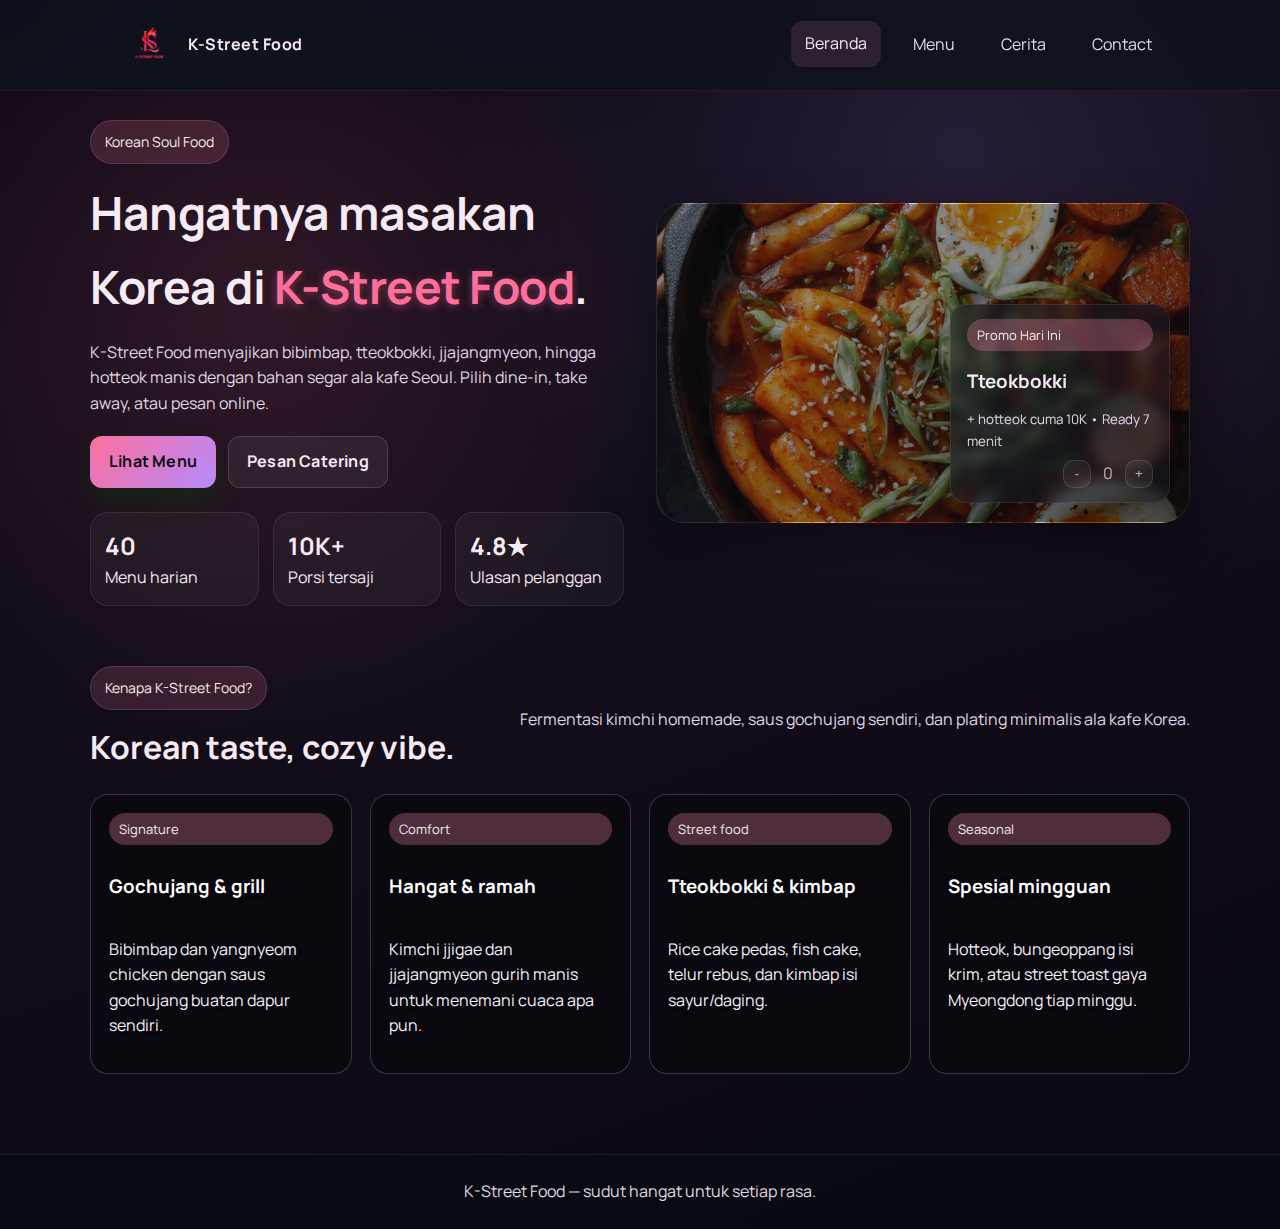
<file: index.html>
<!DOCTYPE html>
<html lang="id">
  <head>
    <meta charset="UTF-8" />
    <meta name="viewport" content="width=device-width, initial-scale=1.0" />
    <title>K-Street Food | Beranda</title>
    <link rel="stylesheet" href="styles.css" />
  </head>
  <body>
    <header class="nav">
      <div class="nav-inner container">
        <a class="logo" href="index.html">
          <span class="logo-mark">KS</span>
          <span class="logo-text">K-Street Food</span>
        </a>
        <nav class="nav-links">
          <a class="active" href="index.html">Beranda</a>
          <a href="menu.html">Menu</a>
          <a href="cerita.html">Cerita</a>
          <a href="contact.html">Contact</a>
        </nav>
        <button class="burger" aria-label="Buka navigasi">
          <span></span>
        </button>
      </div>
    </header>

    <main>
      <div class="container">
        <section class="hero">
          <div>
            <div class="pill">Korean Soul Food</div>
            <h1>Hangatnya masakan Korea di <span class="brand-accent">K-Street Food</span>.</h1>
            <p>
              K-Street Food menyajikan bibimbap, tteokbokki, jjajangmyeon, hingga hotteok manis dengan bahan
              segar ala kafe Seoul. Pilih dine-in, take away, atau pesan online.
            </p>
            <div class="hero-cta">
              <a class="btn primary" href="menu.html">Lihat Menu</a>
              <a class="btn ghost" href="contact.html">Pesan Catering</a>
            </div>
            <div class="stats reveal" style="margin-top: 24px">
              <div class="stat">
                <strong>40</strong>
                Menu harian
              </div>
              <div class="stat">
                <strong>10K+</strong>
                Porsi tersaji
              </div>
              <div class="stat">
                <strong>4.8★</strong>
                Ulasan pelanggan
              </div>
            </div>
          </div>
          <div class="visual reveal has-img" style="--hero-img: url('assets/Tteokbokki.jpg');">
            <div class="orb"></div>
            <div class="grid-lines"></div>
            <div class="floating-card">
              <div class="tag">Promo Hari Ini</div>
              <h3>Tteokbokki</h3>
              <small>+ hotteok cuma 10K • Ready 7 menit</small>
              <div class="qty-row" style="margin-left:auto; opacity:0.7;">
                <button class="qty-btn cart-dec" data-name="Tteokbokki" type="button">-</button>
                <span class="qty-value" data-name="Tteokbokki">0</span>
                <button class="qty-btn cart-inc" data-name="Tteokbokki" type="button">+</button>
              </div>
            </div>
          </div>
        </section>

        <div class="section-header reveal">
          <div>
            <div class="pill">Kenapa K-Street Food?</div>
            <h2>Korean taste, cozy vibe.</h2>
          </div>
          <p>Fermentasi kimchi homemade, saus gochujang sendiri, dan plating minimalis ala kafe Korea.</p>
        </div>
        <div class="card-grid">
          <article class="card reveal feature-card" data-menu='["Bibimbap","Yangnyeom Chicken"]'>
            <div class="card-content">
              <span class="tag">Signature</span>
              <h3>Gochujang & grill</h3>
              <p class="muted">
                Bibimbap dan yangnyeom chicken dengan saus gochujang buatan dapur sendiri.
              </p>
            </div>
          </article>
          <article class="card reveal feature-card" data-menu='["Kimchi Jjigae","Jjajangmyeon"]'>
            <div class="card-content">
              <span class="tag">Comfort</span>
              <h3>Hangat & ramah</h3>
              <p class="muted">
                Kimchi jjigae dan jjajangmyeon gurih manis untuk menemani cuaca apa pun.
              </p>
            </div>
          </article>
          <article class="card reveal feature-card" data-menu='["Tteokbokki","Kimbap"]'>
            <div class="card-content">
              <span class="tag">Street food</span>
              <h3>Tteokbokki & kimbap</h3>
              <p class="muted">Rice cake pedas, fish cake, telur rebus, dan kimbap isi sayur/daging.</p>
            </div>
          </article>
          <article class="card reveal feature-card" data-menu='["Hotteok","Mandu"]'>
            <div class="card-content">
              <span class="tag">Seasonal</span>
              <h3>Spesial mingguan</h3>
              <p class="muted">
                Hotteok, bungeoppang isi krim, atau street toast gaya Myeongdong tiap minggu.
              </p>
            </div>
          </article>
        </div>
      </div>
    </main>

    <div class="feature-modal">
      <div class="feature-dialog">
        <header>
          <h3>Pilih menu</h3>
          <button class="close" type="button" data-close-feature>tutup</button>
        </header>
        <div class="feature-list popup-grid"></div>
      </div>
    </div>

    <div class="cart-modal">
      <div class="cart-dialog">
        <header>
          <h3>Keranjang</h3>
          <button class="close" type="button" data-close-cart>tutup</button>
        </header>
        <div class="cart-items"></div>
        <div style="margin-top:12px; display:flex; justify-content:space-between; gap:8px;">
          <button class="btn ghost" type="button" data-clear-cart>Hapus Semua</button>
          <a class="btn primary" href="contact.html">Lanjutkan</a>
        </div>
      </div>
    </div>

    <footer class="footer">K-Street Food — sudut hangat untuk setiap rasa.</footer>

    <script src="script.js"></script>
  </body>
</html>
</file>
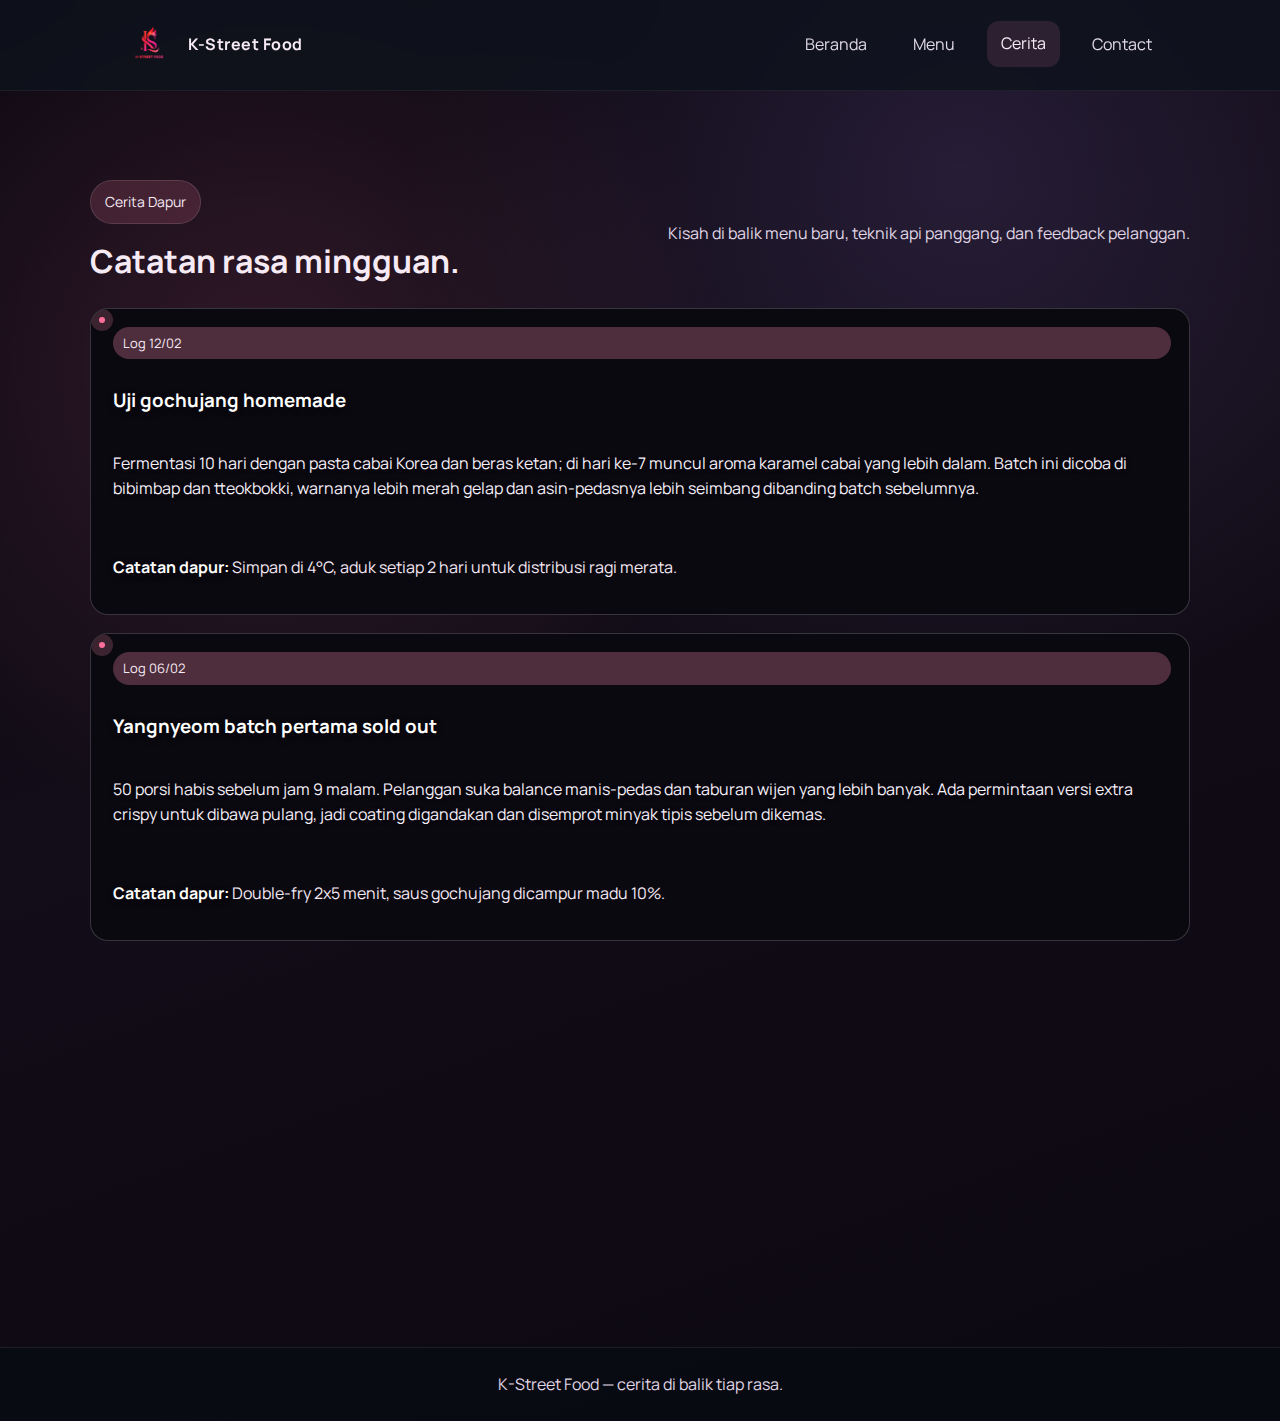
<file: cerita.html>
<!DOCTYPE html>
<html lang="id">
  <head>
    <meta charset="UTF-8" />
    <meta name="viewport" content="width=device-width, initial-scale=1.0" />
    <title>K-Street Food | Cerita</title>
    <link rel="stylesheet" href="styles.css" />
  </head>
  <body>
    <header class="nav">
      <div class="nav-inner container">
        <a class="logo" href="index.html">
          <span class="logo-mark">KS</span>
          <span class="logo-text">K-Street Food</span>
        </a>
        <nav class="nav-links">
          <a href="index.html">Beranda</a>
          <a href="menu.html">Menu</a>
          <a class="active" href="cerita.html">Cerita</a>
          <a href="contact.html">Contact</a>
        </nav>
        <button class="burger" aria-label="Buka navigasi">
          <span></span>
        </button>
      </div>
    </header>

    <main>
      <div class="container">
        <header class="section-header reveal">
          <div>
            <div class="pill">Cerita Dapur</div>
            <h2>Catatan rasa mingguan.</h2>
          </div>
          <p>Kisah di balik menu baru, teknik api panggang, dan feedback pelanggan.</p>
        </header>

        <div class="timeline">
          <article class="card reveal timeline-item">
            <div class="card-content">
              <span class="tag">Log 12/02</span>
              <h3>Uji gochujang homemade</h3>
              <p class="muted">
                Fermentasi 10 hari dengan pasta cabai Korea dan beras ketan; di hari ke-7 muncul aroma karamel cabai yang
                lebih dalam. Batch ini dicoba di bibimbap dan tteokbokki, warnanya lebih merah gelap dan asin-pedasnya
                lebih seimbang dibanding batch sebelumnya.
              </p>
              <p><strong>Catatan dapur:</strong> Simpan di 4°C, aduk setiap 2 hari untuk distribusi ragi merata.</p>
            </div>
          </article>
          <article class="card reveal timeline-item">
            <div class="card-content">
              <span class="tag">Log 06/02</span>
              <h3>Yangnyeom batch pertama sold out</h3>
              <p class="muted">
                50 porsi habis sebelum jam 9 malam. Pelanggan suka balance manis-pedas dan taburan wijen yang lebih
                banyak. Ada permintaan versi extra crispy untuk dibawa pulang, jadi coating digandakan dan disemprot
                minyak tipis sebelum dikemas.
              </p>
              <p><strong>Catatan dapur:</strong> Double-fry 2x5 menit, saus gochujang dicampur madu 10%.</p>
            </div>
          </article>
          <article class="card reveal timeline-item">
            <div class="card-content">
              <span class="tag">Log 02/02</span>
              <h3>Kimchi jjigae & tteokbokki update</h3>
              <p class="muted">
                Kimchi jjigae dibuat dengan kaldu tulang 6 jam untuk rasa lebih dalam; tteokbokki ditambah fish cake baru
                yang lebih tebal sehingga teksturnya lebih kenyal. Level pedas diturunkan sedikit untuk pesanan kantor,
                dan ditambahkan topping daun bawang ekstra di akhir agar tetap segar.
              </p>
              <p><strong>Catatan dapur:</strong> Jaga simmer di 92-95°C, tambah gula aren sedikit untuk balance pedasnya.</p>
            </div>
          </article>
        </div>
      </div>
    </main>

    <footer class="footer">K-Street Food — cerita di balik tiap rasa.</footer>
    <script src="script.js"></script>
  </body>
</html>
</file>
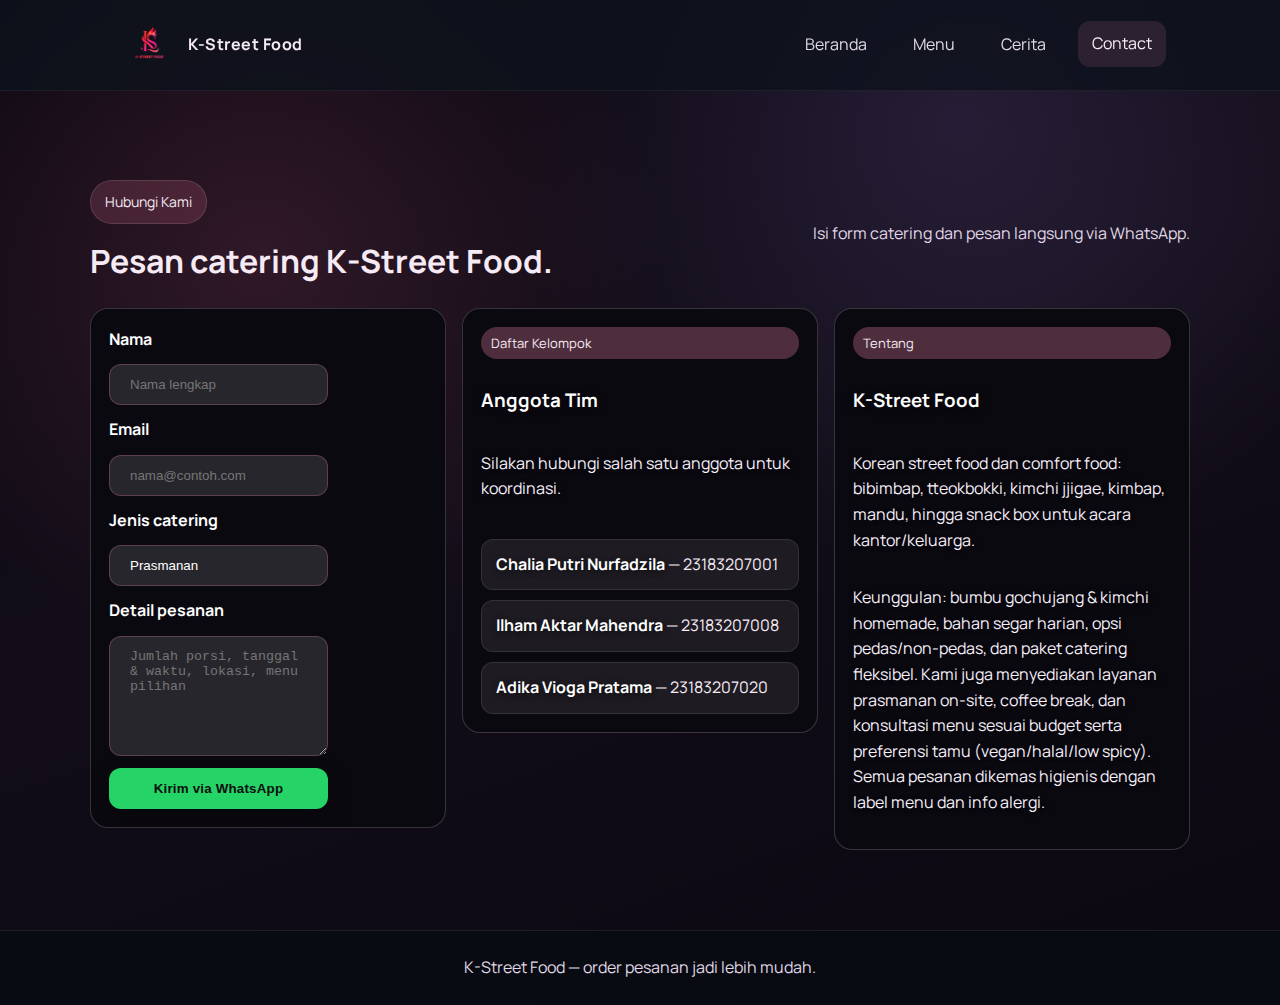
<file: contact.html>
<!DOCTYPE html>
<html lang="id">
  <head>
    <meta charset="UTF-8" />
    <meta name="viewport" content="width=device-width, initial-scale=1.0" />
    <title>K-Street Food | Contact</title>
    <link rel="stylesheet" href="styles.css" />
  </head>
  <body>
    <header class="nav">
      <div class="nav-inner container">
        <a class="logo" href="index.html">
          <span class="logo-mark">KS</span>
          <span class="logo-text">K-Street Food</span>
        </a>
        <nav class="nav-links">
          <a href="index.html">Beranda</a>
          <a href="menu.html">Menu</a>
          <a href="cerita.html">Cerita</a>
          <a class="active" href="contact.html">Contact</a>
        </nav>
        <button class="burger" aria-label="Buka navigasi">
          <span></span>
        </button>
      </div>
    </header>

    <main>
      <div class="container">
        <header class="section-header reveal">
          <div>
            <div class="pill">Hubungi Kami</div>
            <h2>Pesan catering K-Street Food.</h2>
          </div>
          <p>Isi form catering dan pesan langsung via WhatsApp.</p>
        </header>

        <div class="contact-grid">
          <div class="card reveal" style="width:100%;">
            <div class="card-content">
              <form id="contact-form">
                <label for="name">Nama</label>
                <input id="name" name="name" type="text" placeholder="Nama lengkap" required />

                <label for="email">Email</label>
                <input id="email" name="email" type="email" placeholder="nama@contoh.com" required />

                <label for="interest">Jenis catering</label>
                <select id="interest" name="interest">
                  <option value="Prasmanan">Prasmanan</option>
                  <option value="Lunch box">Lunch box</option>
                  <option value="Snack box">Snack box</option>
                  <option value="Coffee break">Coffee break</option>
                </select>

                <label for="message">Detail pesanan</label>
                <textarea id="message" name="message" placeholder="Jumlah porsi, tanggal & waktu, lokasi, menu pilihan"></textarea>

                <button class="btn primary" type="submit">Kirim via WhatsApp</button>
              </form>
            </div>
          </div>
          <div class="card reveal" id="cart-section">
            <div class="card-content">
              <span class="tag">Daftar Kelompok</span>
              <h3>Anggota Tim</h3>
              <p class="muted">Silakan hubungi salah satu anggota untuk koordinasi.</p>
              <div class="team">
                <div class="team-member"><strong>Chalia Putri Nurfadzila</strong> — 23183207001</div>
                <div class="team-member"><strong>Ilham Aktar Mahendra</strong> — 23183207008</div>
                <div class="team-member"><strong>Adika Vioga Pratama</strong> — 23183207020</div>
              </div>
            </div>
          </div>
          <div class="card reveal">
            <div class="card-content">
              <span class="tag">Tentang</span>
              <h3>K-Street Food</h3>
              <p class="muted">
                Korean street food dan comfort food: bibimbap, tteokbokki, kimchi jjigae, kimbap, mandu, hingga snack box
                untuk acara kantor/keluarga.
              </p>
              <p class="muted">
                Keunggulan: bumbu gochujang & kimchi homemade, bahan segar harian, opsi pedas/non-pedas, dan paket
                catering fleksibel. Kami juga menyediakan layanan prasmanan on-site, coffee break, dan konsultasi menu
                sesuai budget serta preferensi tamu (vegan/halal/low spicy). Semua pesanan dikemas higienis dengan
                label menu dan info alergi.
              </p>
            </div>
          </div>
        </div>
      </div>
    </main>

    <footer class="footer">K-Street Food — order pesanan jadi lebih mudah.</footer>
    <script src="script.js"></script>
  </body>
</html>
</file>
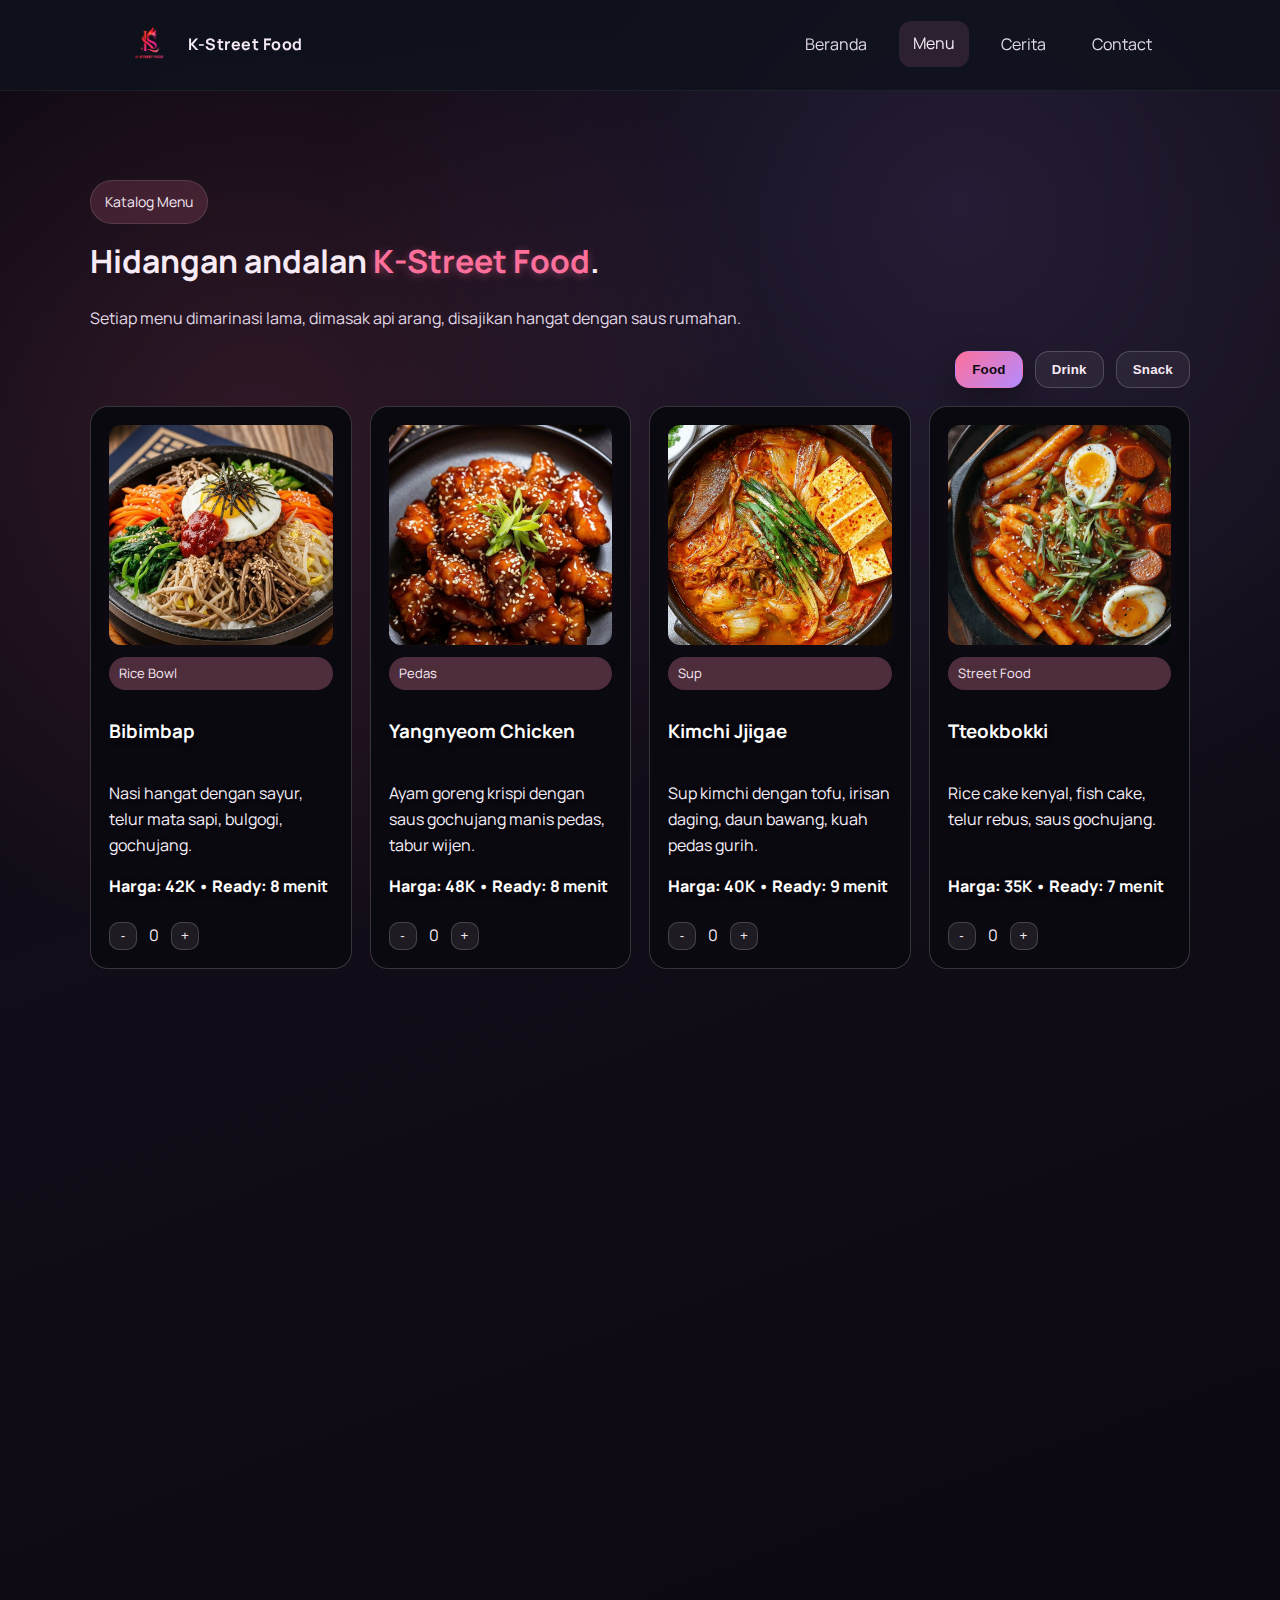
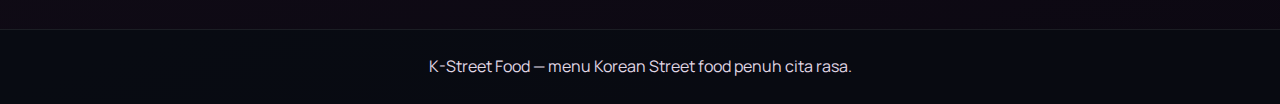
<file: menu.html>
<!DOCTYPE html>
<html lang="id">
  <head>
    <meta charset="UTF-8" />
    <meta name="viewport" content="width=device-width, initial-scale=1.0" />
    <title>K-Street Food | Menu</title>
    <link rel="stylesheet" href="styles.css" />
  </head>
  <body>
    <header class="nav">
      <div class="nav-inner container">
        <a class="logo" href="index.html">
          <span class="logo-mark">KS</span>
          <span class="logo-text">K-Street Food</span>
        </a>
        <nav class="nav-links">
          <a href="index.html">Beranda</a>
          <a class="active" href="menu.html">Menu</a>
          <a href="cerita.html">Cerita</a>
          <a href="contact.html">Contact</a>
        </nav>
        <button class="burger" aria-label="Buka navigasi">
          <span></span>
        </button>
      </div>
    </header>

    <main>
      <div class="container">
        <header class="section-header reveal">
          <div>
            <div class="pill">Katalog Menu</div>
            <h2>Hidangan andalan <span class="brand-accent">K-Street Food</span>.</h2>
          </div>
          <p>Setiap menu dimarinasi lama, dimasak api arang, disajikan hangat dengan saus rumahan.</p>
        </header>

        <div class="menu-tabs reveal">
          <button class="tab-btn active" data-menu-tab="food" type="button">Food</button>
          <button class="tab-btn" data-menu-tab="drink" type="button">Drink</button>
          <button class="tab-btn" data-menu-tab="snack" type="button">Snack</button>
        </div>

        <!-- CODE MENU  -->
        <div class="card-grid">
          <article class="card reveal" data-category="food" style="background: linear-gradient(145deg, rgba(255, 143, 177, 0.16), rgba(255, 255, 255, 0.92));">
            <div class="card-content">
              <button class="add-btn" data-name="Bibimbap" title="Tambah ke keranjang">+</button>
              <img src="assets/food/Bibimbap.jpg" alt="Bibimbap" loading="lazy" />
              <span class="tag">Rice Bowl</span>
              <h3>Bibimbap</h3>
              <p class="muted">Nasi hangat dengan sayur, telur mata sapi, bulgogi, gochujang.</p>
              <p class="price-line"><strong>Harga:</strong> 42K • <strong>Ready:</strong> 8 menit</p>
              <div class="qty-row" style="margin-top:6px;">
                <button class="qty-btn cart-dec" data-name="Bibimbap" type="button">-</button>
                <span class="qty-value" data-name="Bibimbap">0</span>
                <button class="qty-btn cart-inc" data-name="Bibimbap" type="button">+</button>
              </div>
            </div>
          </article>
          <article class="card reveal" data-category="food" style="background: linear-gradient(160deg, rgba(143, 211, 244, 0.18), rgba(255, 255, 255, 0.94));">
            <div class="card-content">
              <button class="add-btn" data-name="Yangnyeom Chicken" title="Tambah ke keranjang">+</button>
              <img src="assets/food/Yangnyeom_Chicken.jpg" alt="Yangnyeom Chicken" loading="lazy" />
              <span class="tag">Pedas</span>
              <h3>Yangnyeom Chicken</h3>
              <p class="muted">Ayam goreng krispi dengan saus gochujang manis pedas, tabur wijen.</p>
              <p class="price-line"><strong>Harga:</strong> 48K • <strong>Ready:</strong> 8 menit</p>
              <div class="qty-row" style="margin-top:6px;">
                <button class="qty-btn cart-dec" data-name="Yangnyeom Chicken" type="button">-</button>
                <span class="qty-value" data-name="Yangnyeom Chicken">0</span>
                <button class="qty-btn cart-inc" data-name="Yangnyeom Chicken" type="button">+</button>
              </div>
            </div>
          </article>
          <article class="card reveal" data-category="food" style="background: linear-gradient(145deg, rgba(255, 255, 255, 0.8), rgba(255, 143, 177, 0.18));">
            <div class="card-content">
              <button class="add-btn" data-name="Kimchi Jjigae" title="Tambah ke keranjang">+</button>
              <img src="assets/food/Kimchi_Jjigae.jpg" alt="Kimchi Jjigae" loading="lazy" />
              <span class="tag">Sup</span>
              <h3>Kimchi Jjigae</h3>
              <p class="muted">Sup kimchi dengan tofu, irisan daging, daun bawang, kuah pedas gurih.</p>
              <p class="price-line"><strong>Harga:</strong> 40K • <strong>Ready:</strong> 9 menit</p>
              <div class="qty-row" style="margin-top:6px;">
                <button class="qty-btn cart-dec" data-name="Kimchi Jjigae" type="button">-</button>
                <span class="qty-value" data-name="Kimchi Jjigae">0</span>
                <button class="qty-btn cart-inc" data-name="Kimchi Jjigae" type="button">+</button>
              </div>
            </div>
          </article>
          <article class="card reveal" data-category="food" style="background: linear-gradient(145deg, rgba(255, 143, 177, 0.12), rgba(255, 255, 255, 0.94));">
            <div class="card-content">
              <button class="add-btn" data-name="Tteokbokki" title="Tambah ke keranjang">+</button>
              <img src="assets/food/Tteokbokki.jpg" alt="Tteokbokki" loading="lazy" />
              <span class="tag">Street Food</span>
              <h3>Tteokbokki</h3>
              <p class="muted">Rice cake kenyal, fish cake, telur rebus, saus gochujang.</p>
              <p class="price-line"><strong>Harga:</strong> 35K • <strong>Ready:</strong> 7 menit</p>
              <div class="qty-row" style="margin-top:6px;">
                <button class="qty-btn cart-dec" data-name="Tteokbokki" type="button">-</button>
                <span class="qty-value" data-name="Tteokbokki">0</span>
                <button class="qty-btn cart-inc" data-name="Tteokbokki" type="button">+</button>
              </div>
            </div>
          </article>
          <article class="card reveal" data-category="food" style="background: linear-gradient(150deg, rgba(143, 211, 244, 0.18), rgba(255, 255, 255, 0.92));">
            <div class="card-content">
              <button class="add-btn" data-name="Jjajangmyeon" title="Tambah ke keranjang">+</button>
              <img src="assets/food/Jjajangmyeon.jpg" alt="Jjajangmyeon" loading="lazy" />
              <span class="tag">Noodle</span>
              <h3>Jjajangmyeon</h3>
              <p class="muted">Mie saus kacang hitam, daging cincang, kentang dan timun serut.</p>
              <p class="price-line"><strong>Harga:</strong> 45K • <strong>Ready:</strong> 8 menit</p>
              <div class="qty-row" style="margin-top:6px;">
                <button class="qty-btn cart-dec" data-name="Jjajangmyeon" type="button">-</button>
                <span class="qty-value" data-name="Jjajangmyeon">0</span>
                <button class="qty-btn cart-inc" data-name="Jjajangmyeon" type="button">+</button>
              </div>
            </div>
          </article>
          <article class="card reveal" data-category="food" style="background: linear-gradient(150deg, rgba(255, 143, 177, 0.15), rgba(255, 255, 255, 0.94));">
            <div class="card-content">
              <button class="add-btn" data-name="Bulgogi Bowl" title="Tambah ke keranjang">+</button>
              <img src="assets/food/Bulgogi_Bowl.jpg" alt="Bulgogi Bowl" loading="lazy" />
              <span class="tag">Grill</span>
              <h3>Bulgogi Bowl</h3>
              <p class="muted">Daging sapi bulgogi manis-gurih dengan nasi hangat, kimchi, dan sayuran.</p>
              <p class="price-line"><strong>Harga:</strong> 48K • <strong>Ready:</strong> 9 menit</p>
              <div class="qty-row" style="margin-top:6px;">
                <button class="qty-btn cart-dec" data-name="Bulgogi Bowl" type="button">-</button>
                <span class="qty-value" data-name="Bulgogi Bowl">0</span>
                <button class="qty-btn cart-inc" data-name="Bulgogi Bowl" type="button">+</button>
              </div>
            </div>
          </article>
          <article class="card reveal" data-category="food" style="background: linear-gradient(150deg, rgba(143, 211, 244, 0.16), rgba(255, 255, 255, 0.94));">
            <div class="card-content">
              <button class="add-btn" data-name="Dakgalbi" title="Tambah ke keranjang">+</button>
              <img src="assets/food/Dakgalbi.jpg" alt="Dakgalbi" loading="lazy" />
              <span class="tag">Pedas</span>
              <h3>Dakgalbi</h3>
              <p class="muted">Tumis ayam pedas gochujang dengan kol, tteok, dan wijen panggang.</p>
              <p class="price-line"><strong>Harga:</strong> 47K • <strong>Ready:</strong> 9 menit</p>
              <div class="qty-row" style="margin-top:6px;">
                <button class="qty-btn cart-dec" data-name="Dakgalbi" type="button">-</button>
                <span class="qty-value" data-name="Dakgalbi">0</span>
                <button class="qty-btn cart-inc" data-name="Dakgalbi" type="button">+</button>
              </div>
            </div>
          </article>
          <article class="card reveal" data-category="food" style="background: linear-gradient(145deg, rgba(143, 211, 244, 0.18), rgba(255, 255, 255, 0.92));">
            <div class="card-content">
              <button class="add-btn" data-name="Samgyetang" title="Tambah ke keranjang">+</button>
              <img src="assets/food/Samgyetang.jpg" alt="Samgyetang" loading="lazy" />
              <span class="tag">Sup</span>
              <h3>Samgyetang</h3>
              <p class="muted">Sup ayam ginseng dengan nasi ketan, kurma merah, dan bawang putih.</p>
              <p class="price-line"><strong>Harga:</strong> 52K • <strong>Ready:</strong> 9 menit</p>
              <div class="qty-row" style="margin-top:6px;">
                <button class="qty-btn cart-dec" data-name="Samgyetang" type="button">-</button>
                <span class="qty-value" data-name="Samgyetang">0</span>
                <button class="qty-btn cart-inc" data-name="Samgyetang" type="button">+</button>
              </div>
            </div>
          </article>
          <article class="card reveal" data-category="snack" style="background: linear-gradient(140deg, rgba(255, 143, 177, 0.14), rgba(255, 255, 255, 0.94));">
            <div class="card-content">
              <button class="add-btn" data-name="Hotteok" title="Tambah ke keranjang">+</button>
              <img src="assets/snack/Hotteok.jpg" alt="Hotteok" loading="lazy" />
              <span class="tag">Snack</span>
              <h3>Hotteok</h3>
              <p class="muted">Pancake isi brown sugar, kacang, dan kayu manis; disajikan hangat.</p>
              <p class="price-line"><strong>Harga:</strong> 18K • <strong>Ready:</strong> 5 menit</p>
              <div class="qty-row" style="margin-top:6px;">
                <button class="qty-btn cart-dec" data-name="Hotteok" type="button">-</button>
                <span class="qty-value" data-name="Hotteok">0</span>
                <button class="qty-btn cart-inc" data-name="Hotteok" type="button">+</button>
              </div>
            </div>
          </article>
          <article class="card reveal" data-category="snack" style="background: linear-gradient(160deg, rgba(255, 143, 177, 0.14), rgba(255, 255, 255, 0.94));">
            <div class="card-content">
              <button class="add-btn" data-name="Kimbap" title="Tambah ke keranjang">+</button>
              <img src="assets/snack/Kimbap.jpg" alt="Kimbap" loading="lazy" />
              <span class="tag">Snack</span>
              <h3>Kimbap</h3>
              <p class="muted">Nasi gulung rumput laut isi wortel, bayam, acar lobak, dan daging.</p>
              <p class="price-line"><strong>Harga:</strong> 32K • <strong>Ready:</strong> 6 menit</p>
              <div class="qty-row" style="margin-top:6px;">
                <button class="qty-btn cart-dec" data-name="Kimbap" type="button">-</button>
                <span class="qty-value" data-name="Kimbap">0</span>
                <button class="qty-btn cart-inc" data-name="Kimbap" type="button">+</button>
              </div>
            </div>
          </article>
          <article class="card reveal" data-category="snack" style="background: linear-gradient(150deg, rgba(143, 211, 244, 0.18), rgba(255, 255, 255, 0.94));">
            <div class="card-content">
              <button class="add-btn" data-name="Mandu" title="Tambah ke keranjang">+</button>
              <img src="assets/snack/Mandu.jpg" alt="Mandu" loading="lazy" />
              <span class="tag">Snack</span>
              <h3>Mandu</h3>
              <p class="muted">Pangsit kukus/goreng isi daging dan sayur, disajikan dengan saus cuka pedas.</p>
              <p class="price-line"><strong>Harga:</strong> 30K • <strong>Ready:</strong> 7 menit</p>
              <div class="qty-row" style="margin-top:6px;">
                <button class="qty-btn cart-dec" data-name="Mandu" type="button">-</button>
                <span class="qty-value" data-name="Mandu">0</span>
                <button class="qty-btn cart-inc" data-name="Mandu" type="button">+</button>
              </div>
            </div>
          </article>
          <article class="card reveal" data-category="drink" style="background: linear-gradient(150deg, rgba(143, 211, 244, 0.15), rgba(255, 255, 255, 0.88));">
            <div class="card-content">
              <button class="add-btn" data-name="Honey Citron Tea" title="Tambah ke keranjang">+</button>
              <img src="assets/drink/Honey_Citron_Tea.jpg" alt="Honey Citron Tea" loading="lazy" />
              <span class="tag">Drink</span>
              <h3>Honey Citron Tea</h3>
              <p class="muted">Teh hangat yujacha dengan aroma jeruk citron, madu, dan serat buah.</p>
              <p class="price-line"><strong>Harga:</strong> 25K • <strong>Ready:</strong> 4 menit</p>
              <div class="qty-row" style="margin-top:6px;">
                <button class="qty-btn cart-dec" data-name="Honey Citron Tea" type="button">-</button>
                <span class="qty-value" data-name="Honey Citron Tea">0</span>
                <button class="qty-btn cart-inc" data-name="Honey Citron Tea" type="button">+</button>
              </div>
            </div>
          </article>
          <article class="card reveal" data-category="drink" style="background: linear-gradient(145deg, rgba(255, 143, 177, 0.16), rgba(255, 255, 255, 0.9));">
            <div class="card-content">
              <button class="add-btn" data-name="Strawberry Milk" title="Tambah ke keranjang">+</button>
              <img src="assets/drink/Strawberry_Milk.jpg" alt="Strawberry Milk" loading="lazy" />
              <span class="tag">Drink</span>
              <h3>Strawberry Milk</h3>
              <p class="muted">Susu segar dengan puree stroberi dan krim ringan khas kafe Seoul.</p>
              <p class="price-line"><strong>Harga:</strong> 28K • <strong>Ready:</strong> 3 menit</p>
              <div class="qty-row" style="margin-top:6px;">
                <button class="qty-btn cart-dec" data-name="Strawberry Milk" type="button">-</button>
                <span class="qty-value" data-name="Strawberry Milk">0</span>
                <button class="qty-btn cart-inc" data-name="Strawberry Milk" type="button">+</button>
              </div>
            </div>
          </article>
          <article class="card reveal" data-category="drink" style="background: linear-gradient(160deg, rgba(143, 211, 244, 0.16), rgba(255, 255, 255, 0.9));">
            <div class="card-content">
              <button class="add-btn" data-name="Iced Americano" title="Tambah ke keranjang">+</button>
              <img src="assets/drink/Iced_Americano.jpg" alt="Iced Americano" loading="lazy" />
              <span class="tag">Drink</span>
              <h3>Iced Americano</h3>
              <p class="muted">Kopi single origin diseduh dingin, rasa clean dan ringan untuk siang.</p>
              <p class="price-line"><strong>Harga:</strong> 22K • <strong>Ready:</strong> 2 menit</p>
              <div class="qty-row" style="margin-top:6px;">
                <button class="qty-btn cart-dec" data-name="Iced Americano" type="button">-</button>
                <span class="qty-value" data-name="Iced Americano">0</span>
                <button class="qty-btn cart-inc" data-name="Iced Americano" type="button">+</button>
              </div>
            </div>
          </article>
          <article class="card reveal" data-category="drink" style="background: linear-gradient(150deg, rgba(255, 143, 177, 0.14), rgba(255, 255, 255, 0.9));">
            <div class="card-content">
              <button class="add-btn" data-name="Peach Iced Tea" title="Tambah ke keranjang">+</button>
              <img src="assets/drink/Peach_Iced_Tea.jpg" alt="Peach Iced Tea" loading="lazy" />
              <span class="tag">Drink</span>
              <h3>Peach Iced Tea</h3>
              <p class="muted">Teh dingin dengan sirup peach, aroma segar dan rasa manis ringan.</p>
              <p class="price-line"><strong>Harga:</strong> 24K • <strong>Ready:</strong> 3 menit</p>
              <div class="qty-row" style="margin-top:6px;">
                <button class="qty-btn cart-dec" data-name="Peach Iced Tea" type="button">-</button>
                <span class="qty-value" data-name="Peach Iced Tea">0</span>
                <button class="qty-btn cart-inc" data-name="Peach Iced Tea" type="button">+</button>
              </div>
            </div>
          </article>
          <article class="card reveal" data-category="drink" style="background: linear-gradient(150deg, rgba(143, 211, 244, 0.16), rgba(255, 255, 255, 0.9));">
            <div class="card-content">
              <button class="add-btn" data-name="Matcha Latte" title="Tambah ke keranjang">+</button>
              <img src="assets/drink/Matcha_Latte.jpg" alt="Matcha Latte" loading="lazy" />
              <span class="tag">Drink</span>
              <h3>Matcha Latte</h3>
              <p class="muted">Matcha Jepang dipadu susu creamy, disajikan hangat atau dingin.</p>
              <p class="price-line"><strong>Harga:</strong> 30K • <strong>Ready:</strong> 4 menit</p>
              <div class="qty-row" style="margin-top:6px;">
                <button class="qty-btn cart-dec" data-name="Matcha Latte" type="button">-</button>
                <span class="qty-value" data-name="Matcha Latte">0</span>
                <button class="qty-btn cart-inc" data-name="Matcha Latte" type="button">+</button>
              </div>
            </div>
          </article>
          <article class="card reveal" data-category="drink" style="background: linear-gradient(155deg, rgba(255, 143, 177, 0.12), rgba(255, 255, 255, 0.88));">
            <div class="card-content">
              <button class="add-btn" data-name="Korean Banana Milk" title="Tambah ke keranjang">+</button>
              <img src="assets/drink/Korean_Banana_Milk.jpg" alt="Korean Banana Milk" loading="lazy" />
              <span class="tag">Drink</span>
              <h3>Korean Banana Milk</h3>
              <p class="muted">Susu pisang gaya kios Seoul, rasa fruity lembut dan creamy.</p>
              <p class="price-line"><strong>Harga:</strong> 26K • <strong>Ready:</strong> 3 menit</p>
              <div class="qty-row" style="margin-top:6px;">
                <button class="qty-btn cart-dec" data-name="Korean Banana Milk" type="button">-</button>
                <span class="qty-value" data-name="Korean Banana Milk">0</span>
                <button class="qty-btn cart-inc" data-name="Korean Banana Milk" type="button">+</button>
              </div>
            </div>
          </article>
          <!-- Tambahan untuk melengkapi 8 hidangan per kategori -->
          <article class="card reveal" data-category="drink" style="background: linear-gradient(160deg, rgba(255, 143, 177, 0.14), rgba(255, 255, 255, 0.9));">
            <div class="card-content">
              <button class="add-btn" data-name="Dalgona Coffee" title="Tambah ke keranjang">+</button>
              <img src="assets/drink/Dalgona_Coffee.jpg" alt="Dalgona Coffee" loading="lazy" />
              <span class="tag">Drink</span>
              <h3>Dalgona Coffee</h3>
              <p class="muted">Kopi susu dingin dengan foam dalgona creamy dan aroma karamel.</p>
              <p class="price-line"><strong>Harga:</strong> 27K • <strong>Ready:</strong> 3 menit</p>
              <div class="qty-row" style="margin-top:6px;">
                <button class="qty-btn cart-dec" data-name="Dalgona Coffee" type="button">-</button>
                <span class="qty-value" data-name="Dalgona Coffee">0</span>
                <button class="qty-btn cart-inc" data-name="Dalgona Coffee" type="button">+</button>
              </div>
            </div>
          </article>
          <article class="card reveal" data-category="drink" style="background: linear-gradient(150deg, rgba(143, 211, 244, 0.15), rgba(255, 255, 255, 0.9));">
            <div class="card-content">
              <button class="add-btn" data-name="Yuzu Sparkling" title="Tambah ke keranjang">+</button>
              <img src="assets/drink/Yuzu_Sparkling.jpg" alt="Yuzu Sparkling" loading="lazy" />
              <span class="tag">Drink</span>
              <h3>Yuzu Sparkling</h3>
              <p class="muted">Soda yuzu segar dengan potongan citrus, rasa asam manis menyegarkan.</p>
              <p class="price-line"><strong>Harga:</strong> 26K • <strong>Ready:</strong> 2 menit</p>
              <div class="qty-row" style="margin-top:6px;">
                <button class="qty-btn cart-dec" data-name="Yuzu Sparkling" type="button">-</button>
                <span class="qty-value" data-name="Yuzu Sparkling">0</span>
                <button class="qty-btn cart-inc" data-name="Yuzu Sparkling" type="button">+</button>
              </div>
            </div>
          </article>
          <article class="card reveal" data-category="snack" style="background: linear-gradient(150deg, rgba(255, 143, 177, 0.16), rgba(255, 255, 255, 0.92));">
            <div class="card-content">
              <button class="add-btn" data-name="Corn Dog Korea" title="Tambah ke keranjang">+</button>
              <img src="assets/snack/Corn_Dog_Korea.jpg" alt="Corn Dog Korea" loading="lazy" />
              <span class="tag">Snack</span>
              <h3>Corn Dog Korea</h3>
              <p class="muted">Corn dog renyah isi sosis-mozzarella, gula tipis, saus pedas manis.</p>
              <p class="price-line"><strong>Harga:</strong> 25K • <strong>Ready:</strong> 6 menit</p>
              <div class="qty-row" style="margin-top:6px;">
                <button class="qty-btn cart-dec" data-name="Corn Dog Korea" type="button">-</button>
                <span class="qty-value" data-name="Corn Dog Korea">0</span>
                <button class="qty-btn cart-inc" data-name="Corn Dog Korea" type="button">+</button>
              </div>
            </div>
          </article>
          <article class="card reveal" data-category="snack" style="background: linear-gradient(145deg, rgba(143, 211, 244, 0.14), rgba(255, 255, 255, 0.92));">
            <div class="card-content">
              <button class="add-btn" data-name="Odeng Kuah" title="Tambah ke keranjang">+</button>
              <img src="assets/snack/Odeng_Kuah.jpg" alt="Odeng Kuah" loading="lazy" />
              <span class="tag">Snack</span>
              <h3>Odeng Kuah</h3>
              <p class="muted">Fish cake tusuk dalam kaldu hangat, topping daun bawang.</p>
              <p class="price-line"><strong>Harga:</strong> 23K • <strong>Ready:</strong> 5 menit</p>
              <div class="qty-row" style="margin-top:6px;">
                <button class="qty-btn cart-dec" data-name="Odeng Kuah" type="button">-</button>
                <span class="qty-value" data-name="Odeng Kuah">0</span>
                <button class="qty-btn cart-inc" data-name="Odeng Kuah" type="button">+</button>
              </div>
            </div>
          </article>
          <article class="card reveal" data-category="snack" style="background: linear-gradient(145deg, rgba(255, 143, 177, 0.15), rgba(255, 255, 255, 0.94));">
            <div class="card-content">
              <button class="add-btn" data-name="Gimbap Mini" title="Tambah ke keranjang">+</button>
              <img src="assets/snack/Gimbap_Mini.jpg" alt="Gimbap Mini" loading="lazy" />
              <span class="tag">Snack</span>
              <h3>Gimbap Mini</h3>
              <p class="muted">Gimbap ukuran mini isi sayur dan daging asap, praktis untuk camilan.</p>
              <p class="price-line"><strong>Harga:</strong> 20K • <strong>Ready:</strong> 5 menit</p>
              <div class="qty-row" style="margin-top:6px;">
                <button class="qty-btn cart-dec" data-name="Gimbap Mini" type="button">-</button>
                <span class="qty-value" data-name="Gimbap Mini">0</span>
                <button class="qty-btn cart-inc" data-name="Gimbap Mini" type="button">+</button>
              </div>
            </div>
          </article>
          <article class="card reveal" data-category="snack" style="background: linear-gradient(150deg, rgba(143, 211, 244, 0.15), rgba(255, 255, 255, 0.92));">
            <div class="card-content">
              <button class="add-btn" data-name="Bungeoppang" title="Tambah ke keranjang">+</button>
              <img src="assets/snack/Bungeoppang.jpg" alt="Bungeoppang" loading="lazy" />
              <span class="tag">Snack</span>
              <h3>Bungeoppang</h3>
              <p class="muted">Roti ikan isi custard/bean paste, disajikan hangat manis.</p>
              <p class="price-line"><strong>Harga:</strong> 19K • <strong>Ready:</strong> 6 menit</p>
              <div class="qty-row" style="margin-top:6px;">
                <button class="qty-btn cart-dec" data-name="Bungeoppang" type="button">-</button>
                <span class="qty-value" data-name="Bungeoppang">0</span>
                <button class="qty-btn cart-inc" data-name="Bungeoppang" type="button">+</button>
              </div>
            </div>
          </article>
          <article class="card reveal" data-category="snack" style="background: linear-gradient(150deg, rgba(255, 143, 177, 0.16), rgba(255, 255, 255, 0.92));">
            <div class="card-content">
              <button class="add-btn" data-name="Gamja Twigim" title="Tambah ke keranjang">+</button>
              <img src="assets/snack/Gamja Twigim.jpg" alt="Gamja Twigim" loading="lazy" />
              <span class="tag">Snack</span>
              <h3>Gamja Twigim</h3>
              <p class="muted">Kentang goreng ala street food Korea, renyah di luar lembut di dalam.</p>
              <p class="price-line"><strong>Harga:</strong> 18K • <strong>Ready:</strong> 5 menit</p>
              <div class="qty-row" style="margin-top:6px;">
                <button class="qty-btn cart-dec" data-name="Gamja Twigim" type="button">-</button>
                <span class="qty-value" data-name="Gamja Twigim">0</span>
                <button class="qty-btn cart-inc" data-name="Gamja Twigim" type="button">+</button>
              </div>
            </div>
          </article>
        </div>
      </div>
    </main>

    <div class="cart-modal">
      <div class="cart-dialog">
        <header>
          <h3>Keranjang</h3>
          <button class="close" type="button" data-close-cart>tutup</button>
        </header>
        <div class="cart-items"></div>
        <div style="margin-top:12px; display:flex; justify-content:space-between; gap:8px;">
          <button class="btn ghost" type="button" data-clear-cart>Hapus Semua</button>
          <a class="btn primary" href="contact.html">Lanjutkan</a>
        </div>
      </div>
    </div>

    <footer class="footer">K-Street Food — menu Korean Street food penuh cita rasa.</footer>
    <script src="script.js"></script>
  </body>
</html>
</file>
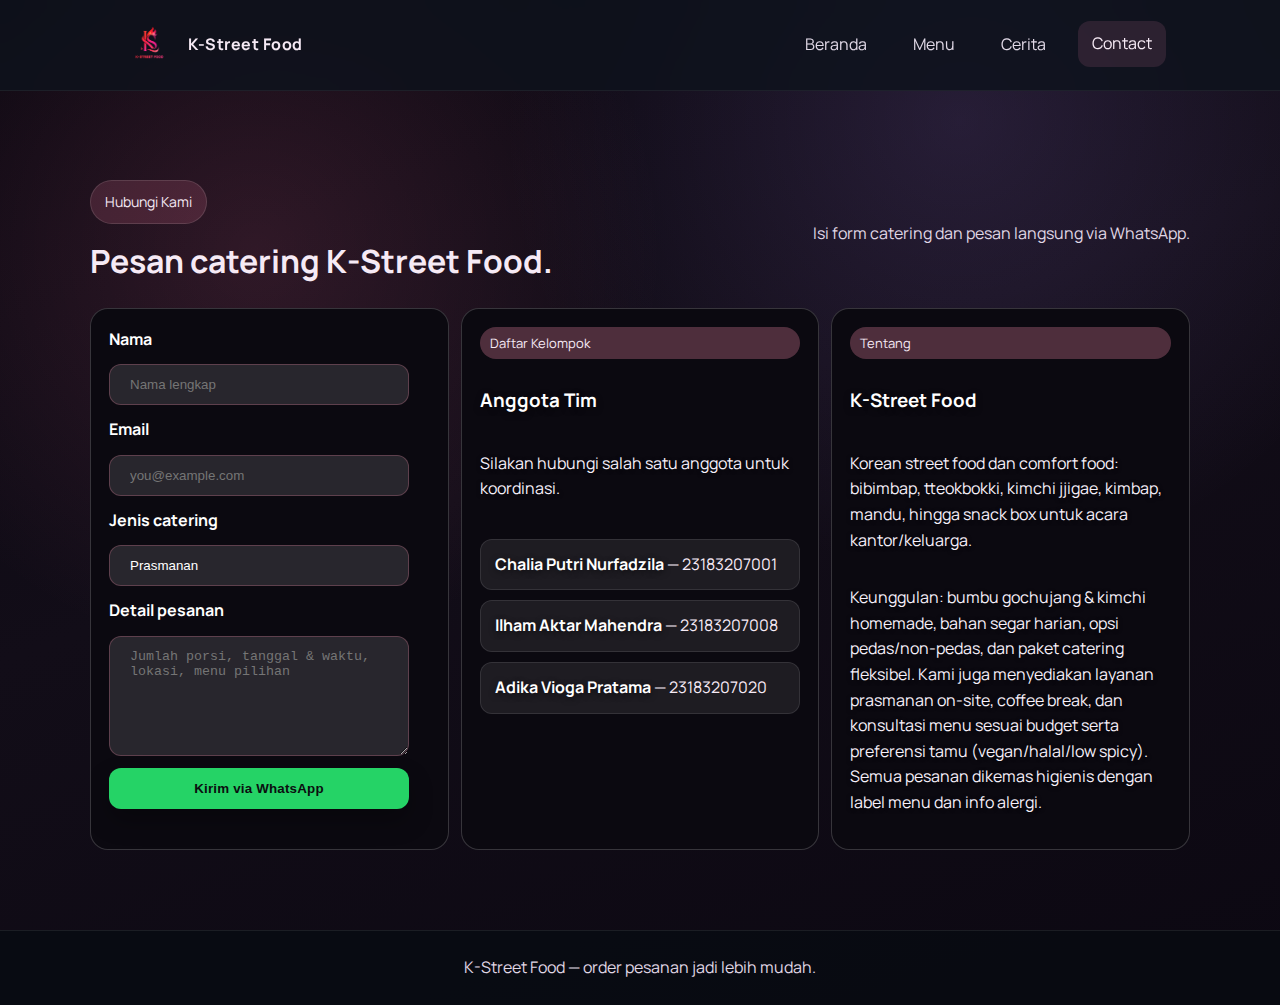
<file: k-street-food/contact.html>
<!DOCTYPE html>
<html lang="id">
  <head>
    <meta charset="UTF-8" />
    <meta name="viewport" content="width=device-width, initial-scale=1.0" />
    <title>K-Street Food | Contact</title>
    <link rel="stylesheet" href="styles.css" />
  </head>
  <body>
    <header class="nav">
      <div class="nav-inner container">
        <a class="logo" href="index.html">
          <span class="logo-mark">KS</span>
          <span class="logo-text">K-Street Food</span>
        </a>
        <nav class="nav-links">
          <a href="index.html">Beranda</a>
          <a href="menu.html">Menu</a>
          <a href="cerita.html">Cerita</a>
          <a class="active" href="contact.html">Contact</a>
        </nav>
        <button class="burger" aria-label="Buka navigasi">
          <span></span>
        </button>
      </div>
    </header>

    <main>
      <div class="container">
        <header class="section-header reveal">
          <div>
            <div class="pill">Hubungi Kami</div>
            <h2>Pesan catering K-Street Food.</h2>
          </div>
          <p>Isi form catering dan pesan langsung via WhatsApp.</p>
        </header>

        <div class="contact-grid">
          <div class="card reveal" style="width:100%;">
            <div class="card-content">
              <form id="contact-form">
                <label for="name">Nama</label>
                <input id="name" name="name" type="text" placeholder="Nama lengkap" required />

                <label for="email">Email</label>
                <input id="email" name="email" type="email" placeholder="you@example.com" required />

                <label for="interest">Jenis catering</label>
                <select id="interest" name="interest">
                  <option value="Prasmanan">Prasmanan</option>
                  <option value="Lunch box">Lunch box</option>
                  <option value="Snack box">Snack box</option>
                  <option value="Coffee break">Coffee break</option>
                </select>

                <label for="message">Detail pesanan</label>
                <textarea id="message" name="message" placeholder="Jumlah porsi, tanggal & waktu, lokasi, menu pilihan"></textarea>

                <button class="btn primary" type="submit">Kirim via WhatsApp</button>
              </form>
            </div>
          </div>
          <div class="card reveal" id="cart-section">
            <div class="card-content">
              <span class="tag">Daftar Kelompok</span>
              <h3>Anggota Tim</h3>
              <p class="muted">Silakan hubungi salah satu anggota untuk koordinasi.</p>
              <div class="team">
                <div class="team-member"><strong>Chalia Putri Nurfadzila</strong> — 23183207001</div>
                <div class="team-member"><strong>Ilham Aktar Mahendra</strong> — 23183207008</div>
                <div class="team-member"><strong>Adika Vioga Pratama</strong> — 23183207020</div>
              </div>
            </div>
          </div>
          <div class="card reveal">
            <div class="card-content">
              <span class="tag">Tentang</span>
              <h3>K-Street Food</h3>
              <p class="muted">
                Korean street food dan comfort food: bibimbap, tteokbokki, kimchi jjigae, kimbap, mandu, hingga snack box
                untuk acara kantor/keluarga.
              </p>
              <p class="muted">
                Keunggulan: bumbu gochujang & kimchi homemade, bahan segar harian, opsi pedas/non-pedas, dan paket
                catering fleksibel. Kami juga menyediakan layanan prasmanan on-site, coffee break, dan konsultasi menu
                sesuai budget serta preferensi tamu (vegan/halal/low spicy). Semua pesanan dikemas higienis dengan
                label menu dan info alergi.
              </p>
            </div>
          </div>
        </div>
      </div>
    </main>

    <footer class="footer">K-Street Food — order pesanan jadi lebih mudah.</footer>
    <script src="script.js"></script>
  </body>
</html>
</file>
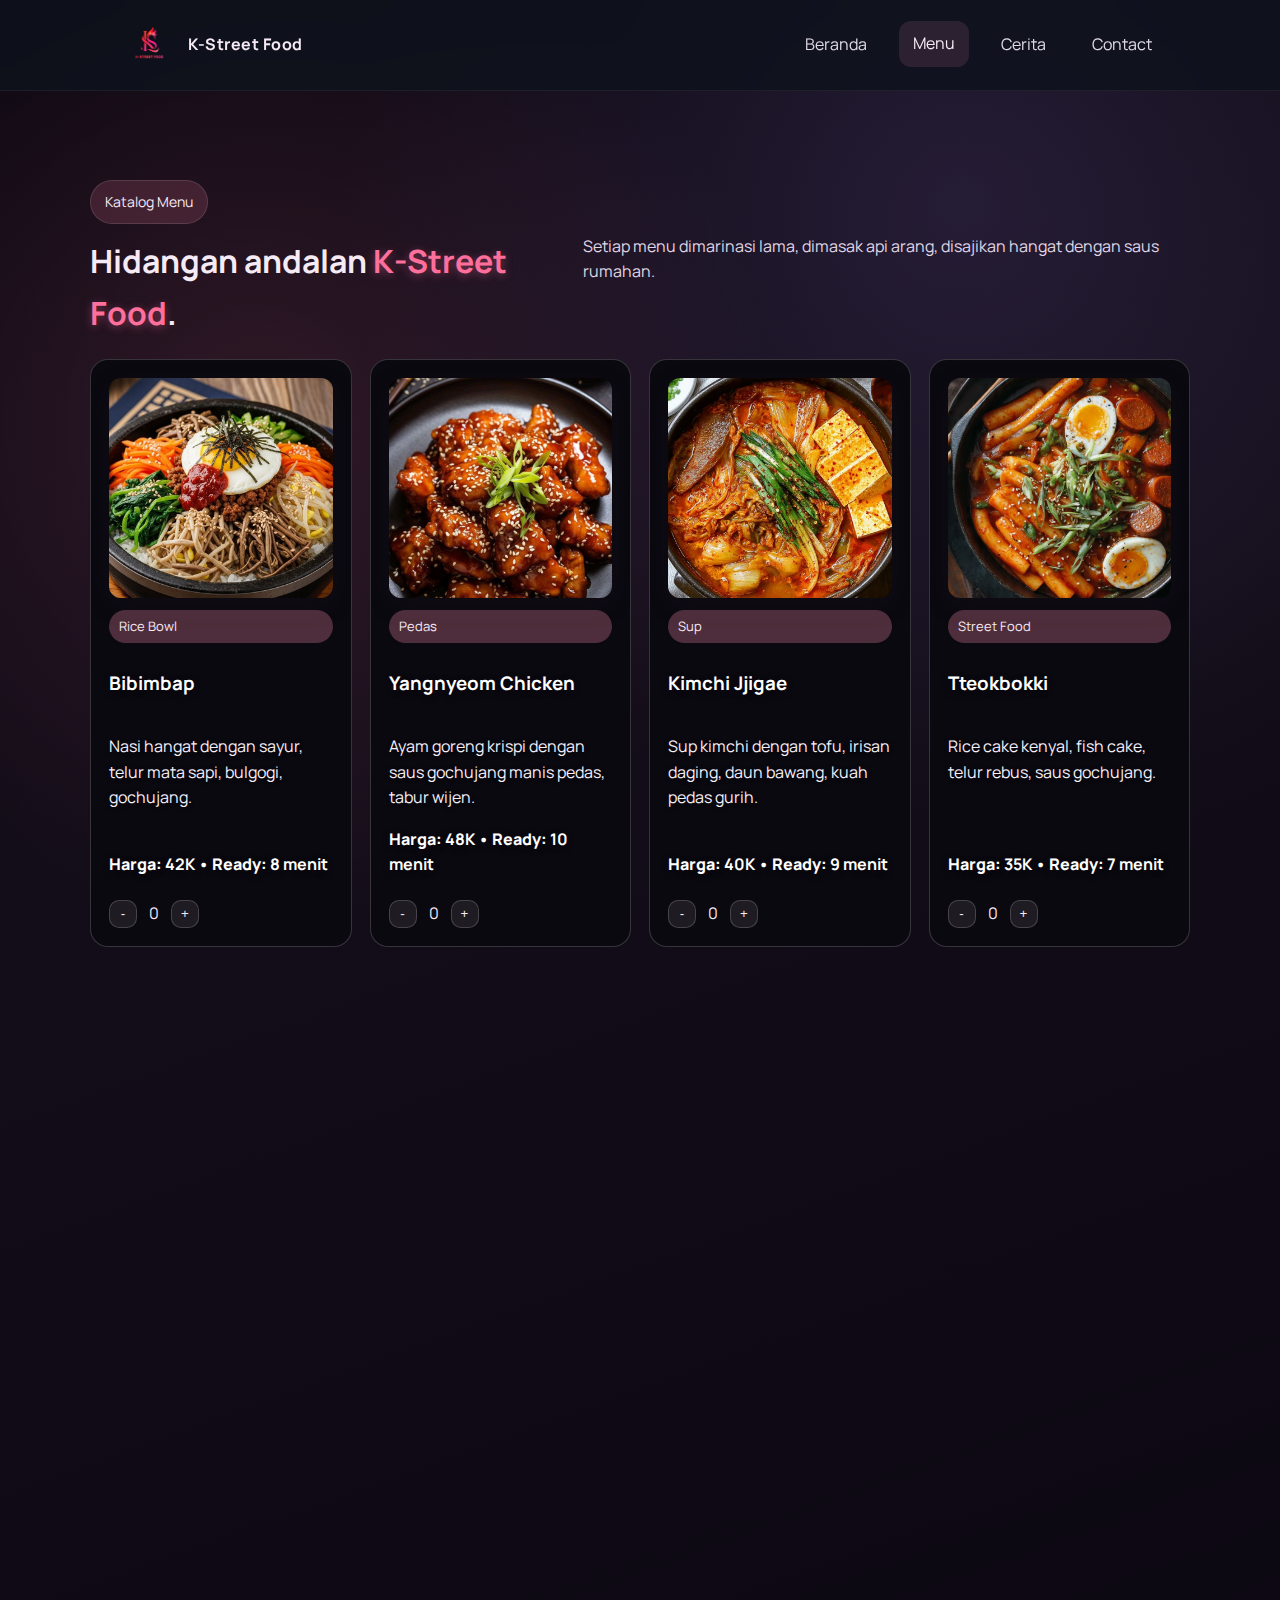
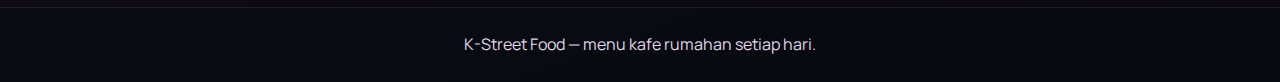
<file: k-street-food/menu.html>
<!DOCTYPE html>
<html lang="id">
  <head>
    <meta charset="UTF-8" />
    <meta name="viewport" content="width=device-width, initial-scale=1.0" />
    <title>K-Street Food | Menu</title>
    <link rel="stylesheet" href="styles.css" />
  </head>
  <body>
    <header class="nav">
      <div class="nav-inner container">
        <a class="logo" href="index.html">
          <span class="logo-mark">KS</span>
          <span class="logo-text">K-Street Food</span>
        </a>
        <nav class="nav-links">
          <a href="index.html">Beranda</a>
          <a class="active" href="menu.html">Menu</a>
          <a href="cerita.html">Cerita</a>
          <a href="contact.html">Contact</a>
        </nav>
        <button class="burger" aria-label="Buka navigasi">
          <span></span>
        </button>
      </div>
    </header>

    <main>
      <div class="container">
        <header class="section-header reveal">
          <div>
            <div class="pill">Katalog Menu</div>
            <h2>Hidangan andalan <span class="brand-accent">K-Street Food</span>.</h2>
          </div>
          <p>Setiap menu dimarinasi lama, dimasak api arang, disajikan hangat dengan saus rumahan.</p>
        </header>

        <div class="card-grid">
          <article class="card reveal" style="background: linear-gradient(145deg, rgba(255, 143, 177, 0.16), rgba(255, 255, 255, 0.92));">
            <div class="card-content">
              <button class="add-btn" data-name="Bibimbap" title="Tambah ke keranjang">+</button>
              <img src="assets/Bibimbap.jpg" alt="Bibimbap" loading="lazy" />
              <span class="tag">Rice Bowl</span>
              <h3>Bibimbap</h3>
              <p class="muted">Nasi hangat dengan sayur, telur mata sapi, bulgogi, gochujang.</p>
              <p class="price-line"><strong>Harga:</strong> 42K • <strong>Ready:</strong> 8 menit</p>
              <div class="qty-row" style="margin-top:6px;">
                <button class="qty-btn cart-dec" data-name="Bibimbap" type="button">-</button>
                <span class="qty-value" data-name="Bibimbap">0</span>
                <button class="qty-btn cart-inc" data-name="Bibimbap" type="button">+</button>
              </div>
            </div>
          </article>
          <article class="card reveal" style="background: linear-gradient(160deg, rgba(143, 211, 244, 0.18), rgba(255, 255, 255, 0.94));">
            <div class="card-content">
              <button class="add-btn" data-name="Yangnyeom Chicken" title="Tambah ke keranjang">+</button>
              <img src="assets/Yangnyeom_Chicken.jpg" alt="Yangnyeom Chicken" loading="lazy" />
              <span class="tag">Pedas</span>
              <h3>Yangnyeom Chicken</h3>
              <p class="muted">Ayam goreng krispi dengan saus gochujang manis pedas, tabur wijen.</p>
              <p class="price-line"><strong>Harga:</strong> 48K • <strong>Ready:</strong> 10 menit</p>
              <div class="qty-row" style="margin-top:6px;">
                <button class="qty-btn cart-dec" data-name="Yangnyeom Chicken" type="button">-</button>
                <span class="qty-value" data-name="Yangnyeom Chicken">0</span>
                <button class="qty-btn cart-inc" data-name="Yangnyeom Chicken" type="button">+</button>
              </div>
            </div>
          </article>
          <article class="card reveal" style="background: linear-gradient(145deg, rgba(255, 255, 255, 0.8), rgba(255, 143, 177, 0.18));">
            <div class="card-content">
              <button class="add-btn" data-name="Kimchi Jjigae" title="Tambah ke keranjang">+</button>
              <img src="assets/Kimchi_Jjigae.jpg" alt="Kimchi Jjigae" loading="lazy" />
              <span class="tag">Sup</span>
              <h3>Kimchi Jjigae</h3>
              <p class="muted">Sup kimchi dengan tofu, irisan daging, daun bawang, kuah pedas gurih.</p>
              <p class="price-line"><strong>Harga:</strong> 40K • <strong>Ready:</strong> 9 menit</p>
              <div class="qty-row" style="margin-top:6px;">
                <button class="qty-btn cart-dec" data-name="Kimchi Jjigae" type="button">-</button>
                <span class="qty-value" data-name="Kimchi Jjigae">0</span>
                <button class="qty-btn cart-inc" data-name="Kimchi Jjigae" type="button">+</button>
              </div>
            </div>
          </article>
          <article class="card reveal" style="background: linear-gradient(145deg, rgba(255, 143, 177, 0.12), rgba(255, 255, 255, 0.94));">
            <div class="card-content">
              <button class="add-btn" data-name="Tteokbokki" title="Tambah ke keranjang">+</button>
              <img src="assets/Tteokbokki.jpg" alt="Tteokbokki" loading="lazy" />
              <span class="tag">Street Food</span>
              <h3>Tteokbokki</h3>
              <p class="muted">Rice cake kenyal, fish cake, telur rebus, saus gochujang.</p>
              <p class="price-line"><strong>Harga:</strong> 35K • <strong>Ready:</strong> 7 menit</p>
              <div class="qty-row" style="margin-top:6px;">
                <button class="qty-btn cart-dec" data-name="Tteokbokki" type="button">-</button>
                <span class="qty-value" data-name="Tteokbokki">0</span>
                <button class="qty-btn cart-inc" data-name="Tteokbokki" type="button">+</button>
              </div>
            </div>
          </article>
          <article class="card reveal" style="background: linear-gradient(150deg, rgba(143, 211, 244, 0.18), rgba(255, 255, 255, 0.92));">
            <div class="card-content">
              <button class="add-btn" data-name="Jjajangmyeon" title="Tambah ke keranjang">+</button>
              <img src="assets/Jjajangmyeon.jpg" alt="Jjajangmyeon" loading="lazy" />
              <span class="tag">Noodle</span>
              <h3>Jjajangmyeon</h3>
              <p class="muted">Mie saus kacang hitam, daging cincang, kentang dan timun serut.</p>
              <p class="price-line"><strong>Harga:</strong> 45K • <strong>Ready:</strong> 8 menit</p>
              <div class="qty-row" style="margin-top:6px;">
                <button class="qty-btn cart-dec" data-name="Jjajangmyeon" type="button">-</button>
                <span class="qty-value" data-name="Jjajangmyeon">0</span>
                <button class="qty-btn cart-inc" data-name="Jjajangmyeon" type="button">+</button>
              </div>
            </div>
          </article>
          <article class="card reveal" style="background: linear-gradient(140deg, rgba(255, 143, 177, 0.14), rgba(255, 255, 255, 0.94));">
            <div class="card-content">
              <button class="add-btn" data-name="Hotteok" title="Tambah ke keranjang">+</button>
              <img src="assets/Hotteok.jpg" alt="Hotteok" loading="lazy" />
              <span class="tag">Snack</span>
              <h3>Hotteok</h3>
              <p class="muted">Pancake isi brown sugar, kacang, dan kayu manis; disajikan hangat.</p>
              <p class="price-line"><strong>Harga:</strong> 18K • <strong>Ready:</strong> 5 menit</p>
              <div class="qty-row" style="margin-top:6px;">
                <button class="qty-btn cart-dec" data-name="Hotteok" type="button">-</button>
                <span class="qty-value" data-name="Hotteok">0</span>
                <button class="qty-btn cart-inc" data-name="Hotteok" type="button">+</button>
              </div>
            </div>
          </article>
          <article class="card reveal" style="background: linear-gradient(160deg, rgba(255, 143, 177, 0.14), rgba(255, 255, 255, 0.94));">
            <div class="card-content">
              <button class="add-btn" data-name="Kimbap" title="Tambah ke keranjang">+</button>
              <img src="assets/Kimbap.jpg" alt="Kimbap" loading="lazy" />
              <span class="tag">Roll</span>
              <h3>Kimbap</h3>
              <p class="muted">Nasi gulung rumput laut isi wortel, bayam, acar lobak, dan daging.</p>
              <p class="price-line"><strong>Harga:</strong> 32K • <strong>Ready:</strong> 6 menit</p>
              <div class="qty-row" style="margin-top:6px;">
                <button class="qty-btn cart-dec" data-name="Kimbap" type="button">-</button>
                <span class="qty-value" data-name="Kimbap">0</span>
                <button class="qty-btn cart-inc" data-name="Kimbap" type="button">+</button>
              </div>
            </div>
          </article>
          <article class="card reveal" style="background: linear-gradient(150deg, rgba(143, 211, 244, 0.18), rgba(255, 255, 255, 0.94));">
            <div class="card-content">
              <button class="add-btn" data-name="Mandu" title="Tambah ke keranjang">+</button>
              <img src="assets/Mandu.jpg" alt="Mandu" loading="lazy" />
              <span class="tag">Dumpling</span>
              <h3>Mandu</h3>
              <p class="muted">Pangsit kukus/goreng isi daging dan sayur, disajikan dengan saus cuka pedas.</p>
              <p class="price-line"><strong>Harga:</strong> 30K • <strong>Ready:</strong> 7 menit</p>
              <div class="qty-row" style="margin-top:6px;">
                <button class="qty-btn cart-dec" data-name="Mandu" type="button">-</button>
                <span class="qty-value" data-name="Mandu">0</span>
                <button class="qty-btn cart-inc" data-name="Mandu" type="button">+</button>
              </div>
            </div>
          </article>
        </div>
      </div>
    </main>

    <div class="cart-modal">
      <div class="cart-dialog">
        <header>
          <h3>Keranjang</h3>
          <button class="close" type="button" data-close-cart>tutup</button>
        </header>
        <div class="cart-items"></div>
        <div style="margin-top:12px; display:flex; justify-content:space-between; gap:8px;">
          <button class="btn ghost" type="button" data-clear-cart>Hapus Semua</button>
          <a class="btn primary" href="contact.html">Lanjutkan</a>
        </div>
      </div>
    </div>

    <footer class="footer">K-Street Food — menu kafe rumahan setiap hari.</footer>
    <script src="script.js"></script>
  </body>
</html>
</file>
<file: styles.css>
/* Global theme */
@import url("https://fonts.googleapis.com/css2?family=Manrope:wght@400;600;700;800&display=swap");

:root {
  --bg: #0e0a10;
  --bg-alt: #15101a;
  --accent: #ff6f9b;
  --accent-2: #b38bff;
  --text: #f6eaf5;
  --muted: #e0d8e6;
  --card: rgba(255, 255, 255, 0.05);
  --shadow: 0 20px 50px rgba(0, 0, 0, 0.38);
  --radius: 18px;
  --blur: blur(16px);
  --transition: 240ms ease;
  --font: "Manrope", "Noto Sans KR", "Segoe UI", "Helvetica Neue", Arial, sans-serif;
  --logo-img: url("assets/logo.png");
}

*,
*::before,
*::after {
  box-sizing: border-box;
}

body {
  margin: 0;
  font-family: var(--font);
  background: radial-gradient(circle at 20% 25%, rgba(255, 111, 155, 0.14), transparent 32%),
    radial-gradient(circle at 75% 12%, rgba(179, 139, 255, 0.14), transparent 35%),
    linear-gradient(160deg, #0a0710 0%, #120d18 45%, #0c0812 100%);
  color: var(--text);
  line-height: 1.6;
  min-height: 100vh;
}

a {
  color: inherit;
  text-decoration: none;
}

img {
  max-width: 100%;
  display: block;
  border-radius: 12px;
}

main {
  padding: 120px 24px 80px;
}

.container {
  width: min(1100px, 100%);
  margin: 0 auto;
}

/* Navigation */
.nav {
  position: fixed;
  top: 0;
  left: 0;
  width: 100%;
  z-index: 20;
  backdrop-filter: var(--blur);
  background: rgba(13, 18, 28, 0.82);
  border-bottom: 1px solid rgba(255, 255, 255, 0.06);
}

.nav-inner {
  display: flex;
  align-items: center;
  justify-content: space-between;
  padding: 10px 24px;
}

.logo {
  font-weight: 700;
  letter-spacing: 0.5px;
  display: flex;
  align-items: center;
  gap: 0;
}

.logo-mark {
  width: 70px;
  height: 70px;
  border-radius: 0;
  display: grid;
  place-items: center;
  box-shadow: none;
  overflow: hidden;
  background: var(--logo-img);
  background-size: contain;
  background-repeat: no-repeat;
  background-position: center;
  color: transparent;
  font-size: 0;
  line-height: 0;
}

.brand-accent {
  color: var(--accent);
  text-shadow: 0 2px 8px rgba(255, 111, 155, 0.4);
}

.logo-text {
  margin-left: 4px;
}

.nav-links {
  display: flex;
  align-items: center;
  gap: 18px;
}

.nav-links a {
  padding: 10px 14px;
  border-radius: 12px;
  color: var(--muted);
  transition: color var(--transition), background var(--transition), transform var(--transition);
}

.nav-links a:hover,
.nav-links a.active {
  color: var(--text);
  background: rgba(255, 143, 177, 0.12);
  transform: translateY(-1px);
}

.burger {
  display: none;
  width: 40px;
  height: 40px;
  border-radius: 12px;
  background: rgba(255, 255, 255, 0.08);
  border: 1px solid rgba(255, 255, 255, 0.15);
  color: var(--text);
  align-items: center;
  justify-content: center;
  cursor: pointer;
}

.burger span,
.burger span::before,
.burger span::after {
  display: block;
  width: 18px;
  height: 2px;
  background: currentColor;
  position: relative;
  transition: var(--transition);
}

.burger span::before,
.burger span::after {
  content: "";
  position: absolute;
  left: 0;
}

.burger span::before {
  top: -6px;
}

.burger span::after {
  top: 6px;
}

.burger.open span {
  background: transparent;
}

.burger.open span::before {
  transform: translateY(6px) rotate(45deg);
}

.burger.open span::after {
  transform: translateY(-6px) rotate(-45deg);
}

/* Hero */
.hero {
  display: grid;
  grid-template-columns: repeat(auto-fit, minmax(280px, 1fr));
  gap: 32px;
  align-items: center;
}

.pill {
  display: inline-flex;
  align-items: center;
  gap: 10px;
  padding: 10px 14px;
  border-radius: 999px;
  background: rgba(255, 122, 162, 0.16);
  border: 1px solid rgba(255, 255, 255, 0.12);
  color: var(--text);
  font-size: 14px;
  margin-bottom: 12px;
}

.hero h1 {
  margin: 0 0 16px;
  font-size: clamp(32px, 5vw, 46px);
  letter-spacing: -0.5px;
}

.hero p {
  margin: 0 0 20px;
  color: var(--muted);
}

.hero-cta {
  display: flex;
  flex-wrap: wrap;
  gap: 12px;
}

.btn {
  display: inline-flex;
  align-items: center;
  justify-content: center;
  gap: 8px;
  padding: 12px 18px;
  border-radius: 12px;
  border: 1px solid transparent;
  color: #0b0f1c;
  font-weight: 700;
  letter-spacing: 0.2px;
  cursor: pointer;
  transition: transform var(--transition), box-shadow var(--transition), background var(--transition), color var(--transition);
}

.btn.primary {
  background: linear-gradient(135deg, var(--accent), var(--accent-2));
  box-shadow: 0 12px 26px rgba(6, 72, 9, 0.35);
  color: #0b0b0f;
}

#contact-form .btn.primary {
  background: #25d366;
  box-shadow: 0 12px 24px rgba(0, 0, 0, 0.28);
  color: #0b0f10;
}

#contact-form .btn.primary:hover {
  box-shadow: 0 16px 32px rgba(0, 0, 0, 0.35);
  transform: translateY(-2px);
}

.btn.ghost {
  background: rgba(255, 255, 255, 0.06);
  color: var(--text);
  border: 1px solid rgba(255, 255, 255, 0.14);
}

.btn:hover {
  transform: translateY(-2px);
  box-shadow: 0 18px 40px rgba(0, 0, 0, 0.4);
}

.visual {
  position: relative;
  min-height: 320px;
}

.visual.has-video {
  border-radius: var(--radius);
  overflow: hidden;
  display: flex;
  align-items: stretch;
  justify-content: center;
  aspect-ratio: 16 / 9;
  min-height: 360px;
  position: relative;
  clip-path: inset(0 round var(--radius));
}

.visual.has-video video {
  position: absolute;
  inset: 0;
  width: 100%;
  height: 100%;
  object-fit: contain; 
  object-position: center;
  background: #0b0910;
  filter: brightness(0.95);
  display: block;
  border-radius: var(--radius);
  overflow: hidden;
  clip-path: inset(0 round var(--radius));
}

.visual.has-video .orb {
  background: linear-gradient(145deg, rgba(14, 10, 16, 0.55), rgba(14, 10, 16, 0.7));
  border-radius: var(--radius);
  border: 1px solid rgba(255, 255, 255, 0.08);
  box-shadow: 0 20px 50px rgba(0, 0, 0, 0.35);
  clip-path: inset(0 round var(--radius));
}

.visual.has-video .grid-lines {
  opacity: 0.18;
  border-radius: var(--radius);
  clip-path: inset(0 round var(--radius));
}

.visual.has-video .floating-card {
  position: absolute;
  z-index: 2;
  right: 20px;
  bottom: 20px;
}



.orb {
  position: absolute;
  inset: 0;
  background: radial-gradient(circle at 30% 20%, rgba(255, 122, 162, 0.2), transparent 40%),
    radial-gradient(circle at 70% 50%, rgba(126, 200, 227, 0.18), transparent 45%),
    linear-gradient(145deg, rgba(255, 255, 255, 0.08), rgba(255, 255, 255, 0.02));
  border-radius: 28px;
  border: 1px solid rgba(255, 255, 255, 0.08);
  box-shadow: 0 20px 50px rgba(0, 0, 0, 0.35);
  overflow: hidden;
}

.visual.has-img .orb {
  background-image: linear-gradient(145deg, rgba(14, 10, 16, 0.35), rgba(14, 10, 16, 0.55)), var(--hero-img);
  background-size: cover;
  background-position: center;
  background-repeat: no-repeat;
}

.visual.has-img .grid-lines {
  opacity: 0.18;
}

.grid-lines {
  position: absolute;
  inset: 0;
  background-image: linear-gradient(rgba(255, 255, 255, 0.05) 1px, transparent 1px),
    linear-gradient(90deg, rgba(255, 255, 255, 0.05) 1px, transparent 1px);
  background-size: 60px 60px;
  opacity: 0.4;
}

.floating-card {
  position: absolute;
  right: 20px;
  bottom: 20px;
  background: rgba(18, 24, 36, 0.5);
  border-radius: 16px;
  padding: 14px 16px;
  border: 1px solid rgba(255, 255, 255, 0.08);
  width: 220px;
  box-shadow: var(--shadow);
  display: grid;
  gap: 8px;
  backdrop-filter: blur(6px);
  transition: transform var(--transition), box-shadow var(--transition), background var(--transition), border-color var(--transition);
}

.floating-card h3 {
  margin: 0 0 4px;
}

.floating-card small {
  color: var(--muted);
}

.visual.has-img:hover .floating-card {
  transform: translateY(-6px) scale(1.02);
  box-shadow: 0 18px 40px rgba(0, 0, 0, 0.45);
  background: rgba(18, 24, 36, 0.7);
  border-color: rgba(255, 255, 255, 0.16);
}

/* Sections */
.section-header {
  display: flex;
  justify-content: space-between;
  gap: 18px;
  align-items: center;
  margin: 60px 0 20px;
  flex-wrap: wrap;
}

.section-header h2 {
  margin: 0;
  font-size: clamp(24px, 4vw, 32px);
}

.section-header p {
  margin: 0;
  color: var(--muted);
}

@media (max-width: 720px) {
  .section-header {
    flex-direction: column;
    align-items: flex-start;
    gap: 10px;
  }

  .section-header p {
    max-width: 100%;
  }
}

.menu-tabs {
  display: flex;
  justify-content: flex-end;
  gap: 12px;
  margin: 12px 0 18px;
}

.tab-btn {
  padding: 10px 16px;
  border-radius: 14px;
  border: 1px solid rgba(255, 255, 255, 0.18);
  background: rgba(255, 255, 255, 0.06);
  color: var(--text);
  cursor: pointer;
  font-weight: 700;
  letter-spacing: 0.2px;
  transition: transform var(--transition), border-color var(--transition), box-shadow var(--transition), background var(--transition);
}

.tab-btn:hover {
  transform: translateY(-1px);
  border-color: rgba(255, 143, 177, 0.35);
}

.tab-btn.active {
  background: linear-gradient(135deg, var(--accent), var(--accent-2));
  color: #0c0a10;
  box-shadow: 0 12px 28px rgba(0, 0, 0, 0.32);
  border-color: transparent;
}

.card-grid {
  display: grid;
  grid-template-columns: repeat(auto-fit, minmax(250px, 1fr));
  gap: 18px;
}

.card {
  background: #0b0910 !important;
  border: 1px solid rgba(255, 255, 255, 0.18);
  padding: 18px;
  border-radius: var(--radius);
  position: relative;
  overflow: hidden;
  transition: transform var(--transition), border-color var(--transition), background var(--transition), box-shadow var(--transition);
  display: flex;
}

.feature-card.has-bg {
  background: linear-gradient(250deg, rgba(0, 0, 0, 0.65), rgba(0, 0, 0, 0.9)), var(--card-bg) center / cover no-repeat !important;
  color: var(--text);
}

.card::after {
  content: none !important;
}

.card:hover,
.card:focus-within {
  transform: translateY(-8px) scale(1.01);
  border-color: rgba(255, 255, 255, 0.22);
  box-shadow: 0 20px 44px rgba(0, 0, 0, 0.48);
  background-color: rgba(11, 9, 16, 0.9) !important;
}

.card-content {
  position: relative;
  z-index: 1;
  display: flex;
  flex-direction: column;
  height: 100%;
}

.add-btn {
  position: absolute;
  top: 12px;
  right: 12px;
  width: 34px;
  height: 34px;
  border-radius: 50%;
  border: 1px solid rgba(255, 143, 177, 0.4);
  background: radial-gradient(circle at 30% 30%, rgba(255, 255, 255, 0.95), rgba(255, 255, 255, 0.75));
  color: #0e0a10;
  font-weight: 800;
  display: grid;
  place-items: center;
  cursor: pointer;
  transition: transform var(--transition), box-shadow var(--transition), background var(--transition);
  box-shadow: 0 10px 24px rgba(0, 0, 0, 0.35);
  font-size: 16px;
  display: none !important;
}

.add-btn:hover {
  transform: translateY(-2px) scale(1.02);
  background: #fff;
}

.card img {
  width: 100%;
  height: 220px;
  aspect-ratio: 4 / 5;
  object-fit: cover;
  display: block;
  margin-bottom: 12px;
  border-radius: 12px;
  box-shadow: 0 8px 26px rgba(44, 31, 51, 0.12);
}

.img-placeholder {
  width: 100%;
  height: 220px;
  border-radius: 12px;
  margin-bottom: 12px;
  display: grid;
  place-items: center;
  font-weight: 800;
  letter-spacing: 0.5px;
  color: #0c0a10;
  text-transform: uppercase;
  box-shadow: 0 8px 26px rgba(44, 31, 51, 0.12);
}

.gradient-pink {
  background: radial-gradient(circle at 20% 20%, rgba(255, 143, 177, 0.6), rgba(255, 255, 255, 0.9));
}

.gradient-blue {
  background: radial-gradient(circle at 20% 20%, rgba(143, 211, 244, 0.65), rgba(255, 255, 255, 0.92));
}

.gradient-dark {
  background: linear-gradient(150deg, #1b1724, #2a2035);
  color: #f6eaf5;
}

.gradient-gold {
  background: radial-gradient(circle at 20% 20%, rgba(255, 201, 134, 0.75), rgba(255, 255, 255, 0.9));
}

.gradient-green {
  background: radial-gradient(circle at 22% 18%, rgba(173, 242, 184, 0.7), rgba(255, 255, 255, 0.92));
}

.gradient-cream {
  background: radial-gradient(circle at 25% 25%, rgba(255, 244, 214, 0.75), rgba(255, 255, 255, 0.94));
}

.muted {
  color: #f7f1fb;
  text-shadow: 0 1px 4px rgba(0, 0, 0, 0.55);
}

.card h3,
.card h4,
.card strong {
  color: #ffffff;
  text-shadow: 0 2px 6px rgba(0, 0, 0, 0.55);
}

.card-content .muted {
  min-height: 72px; /* samakan tinggi deskripsi supaya baris harga rata */
}

.price-line {
  font-weight: 700;
  color: #ffffff;
  margin-top: auto;
  text-shadow: 0 2px 6px rgba(0, 0, 0, 0.55);
}

.hidden {
  display: none !important;
}

.cart-fab {
  position: fixed;
  bottom: 24px;
  right: 24px;
  width: 56px;
  height: 56px;
  border-radius: 50%;
  background: radial-gradient(circle at 30% 30%, rgba(255, 143, 177, 0.9), rgba(143, 211, 244, 0.8));
  border: 2px solid #2c1f33;
  color: #2c1f33;
  font-weight: 800;
  display: grid;
  place-items: center;
  cursor: pointer;
  box-shadow: 0 18px 40px rgba(255, 143, 177, 0.35);
  z-index: 30;
}

.cart-fab img {
  width: 22px;
  height: 22px;
}

.cart-fab .badge {
  position: absolute;
  top: -6px;
  right: -6px;
  background: #2c1f33;
  color: #fff;
  min-width: 22px;
  height: 22px;
  border-radius: 999px;
  font-size: 12px;
  display: grid;
  place-items: center;
  padding: 0 6px;
  border: 2px solid #fff;
}

.toast {
  position: fixed;
  bottom: 96px;
  right: 24px;
  background: #2c1f33;
  color: #fff;
  padding: 12px 14px;
  border-radius: 12px;
  box-shadow: 0 18px 40px rgba(0, 0, 0, 0.25);
  opacity: 0;
  transform: translateY(12px);
  transition: opacity 220ms ease, transform 220ms ease;
  z-index: 30;
}

.toast.show {
  opacity: 1;
  transform: translateY(0);
}

.cart-summary {
  position: fixed;
  left: 50%;
  bottom: 70px;
  transform: translateX(-50%) translateY(80px);
  background: linear-gradient(135deg, #654149, #1b1743);
  color: #ffffff;
  padding: 12px 80px;
  border-radius: 999px;
  display: inline-flex;
  align-items: center;
  gap: 10px;
  box-shadow: 0 20px 42px rgba(0, 0, 0, 0.35);
  cursor: pointer;
  z-index: 45;
  opacity: 0;
  transition: opacity 200ms ease, transform 200ms ease;
  max-width: 92%;
  flex-wrap: nowrap;
  white-space: nowrap;
  justify-content: center;
  font-weight: 700;
  letter-spacing: 0.2px;
  font-family: "Manrope", "Noto Sans KR", "Segoe UI", "Helvetica Neue", Arial, sans-serif;
}

.cart-summary.show {
  opacity: 1;
  transform: translateX(-50%) translateY(0);
}

.cart-summary strong {
  margin-right: 6px;
}

@media (max-width: 640px) {
  .cart-summary {
    left: 50%;
    right: auto;
    bottom: 18px;
    transform: translateX(-50%);
    padding: 10px 16px;
    gap: 6px;
    font-size: 13px;
    line-height: 1.2;
    max-width: 90vw;
    width: auto;
    box-shadow: 0 14px 28px rgba(0, 0, 0, 0.32);
    justify-content: center;
    text-align: center;
  }
}
.feature-modal {
  position: fixed;
  inset: 0;
  background: rgba(0, 0, 0, 0.4);
  display: none;
  align-items: center;
  justify-content: center;
  z-index: 35;
  padding: 16px;
}

.feature-modal.show {
  display: flex;
}

.feature-dialog {
  width: min(460px, 100%);
  background: rgba(20, 16, 24, 0.92);
  border-radius: 18px;
  padding: 18px;
  border: 1px solid rgba(255, 255, 255, 0.08);
  box-shadow: 0 26px 60px rgba(0, 0, 0, 0.35);
}

.feature-dialog header {
  display: flex;
  justify-content: space-between;
  align-items: center;
  margin-bottom: 10px;
}

.feature-dialog h3 {
  margin: 0;
}

.feature-dialog .close {
  border: none;
  background: rgba(255, 255, 255, 0.08);
  color: var(--text);
  padding: 8px 10px;
  border-radius: 10px;
  cursor: pointer;
}

.feature-list {
  display: grid;
  gap: 14px;
}

.popup-grid {
  display: grid;
  grid-template-columns: repeat(auto-fit, minmax(200px, 1fr));
  gap: 14px;
}

.popup-card {
  position: relative;
  border-radius: 16px;
  overflow: hidden;
  background: #0b0910;
  border: 1px solid rgba(255, 255, 255, 0.18);
  box-shadow: var(--shadow);
  transition: transform var(--transition), box-shadow var(--transition), border-color var(--transition);
}

.popup-card:hover {
  transform: translateY(-4px);
  border-color: rgba(255, 255, 255, 0.22);
  box-shadow: 0 16px 32px rgba(0, 0, 0, 0.4);
}

.popup-card img {
  width: 100%;
  height: 140px;
  object-fit: cover;
  display: block;
}

.popup-card .content {
  padding: 12px;
}

.popup-card h4 {
  margin: 4px 0 6px;
}

.popup-card p {
  margin: 0;
  color: var(--muted);
}

.popup-card .add-btn {
  position: absolute;
  top: 10px;
  right: 10px;
}

.cart-modal {
  position: fixed;
  inset: 0;
  background: rgba(0, 0, 0, 0.35);
  display: none;
  align-items: center;
  justify-content: center;
  z-index: 40;
  padding: 16px;
}

.cart-modal.show {
  display: flex;
}

.cart-dialog {
  width: min(440px, 100%);
  background: linear-gradient(160deg, rgba(10, 7, 14, 0.95), rgba(18, 14, 22, 0.96));
  border-radius: 18px;
  box-shadow: 0 28px 70px rgba(0, 0, 0, 0.35);
  border: 1px solid rgba(255, 255, 255, 0.08);
  padding: 18px;
}

.cart-dialog header {
  display: flex;
  align-items: center;
  justify-content: space-between;
  margin-bottom: 12px;
}

.cart-dialog h3 {
  margin: 0;
}

.cart-dialog .close {
  border: none;
  background: rgba(255, 255, 255, 0.14);
  color: var(--text);
  border-radius: 50%;
  padding: 8px 11px;
  cursor: pointer;
  box-shadow: 0 10px 26px rgba(0, 0, 0, 0.12);
}

.cart-items {
  display: grid;
  gap: 10px;
  max-height: 260px;
  overflow: auto;
}

.cart-item {
  padding: 10px 12px;
  border-radius: 12px;
  background: rgba(255, 255, 255, 0.06);
  border: 1px solid rgba(255, 255, 255, 0.12);
  display: flex;
  justify-content: space-between;
  align-items: center;
  color: var(--text);
}

.cart-item .pill {
  margin: 0;
  background: rgba(255, 143, 177, 0.2);
}

.qty-row {
  display: inline-flex;
  align-items: center;
  gap: 8px;
}

.qty-btn {
  width: 28px;
  height: 28px;
  border-radius: 10px;
  border: 1px solid rgba(255, 255, 255, 0.18);
  background: rgba(255, 255, 255, 0.08);
  color: var(--text);
  cursor: pointer;
}

.qty-value {
  min-width: 18px;
  text-align: center;
  display: inline-block;
}

.tag {
  display: inline-block;
  padding: 6px 10px;
  border-radius: 999px;
  background: rgba(255, 143, 177, 0.28);
  color: var(--text);
  font-size: 13px;
  margin-bottom: 8px;
}

.stats {
  display: grid;
  grid-template-columns: repeat(auto-fit, minmax(120px, 1fr));
  gap: 14px;
}

.stat {
  padding: 14px;
  border-radius: var(--radius);
  background: rgba(255, 255, 255, 0.04);
  border: 1px solid rgba(255, 255, 255, 0.08);
}

.stat strong {
  display: block;
  font-size: 24px;
}

/* Timeline */
.timeline {
  display: grid;
  gap: 18px;
}

.timeline-item {
  position: relative;
  padding-left: 22px;
}

.timeline-item::before {
  content: "";
  position: absolute;
  left: 8px;
  top: 8px;
  width: 6px;
  height: 6px;
  border-radius: 50%;
  background: var(--accent);
  box-shadow: 0 0 0 8px rgba(255, 143, 177, 0.2);
}

.timeline-item::after {
  content: "";
  position: absolute;
  left: 10px;
  top: 22px;
  width: 2px;
  bottom: -18px;
  background: linear-gradient(180deg, rgba(255, 143, 177, 0.6), rgba(143, 211, 244, 0.2));
}

.timeline-item:last-child::after {
  display: none;
}

/* Contact */
.contact-grid {
  display: grid;
  grid-template-columns: repeat(auto-fit, minmax(320px, 1fr));
  gap: 16px;
  align-items: start;
}

.contact-grid .card {
  width: 100%;
  max-width: none;
}

.contact-card {
  background: linear-gradient(165deg, rgba(12, 10, 18, 0.92), rgba(10, 7, 14, 0.94));
  border: 1px solid rgba(255, 255, 255, 0.12);
  box-shadow: 0 18px 40px rgba(0, 0, 0, 0.35);
}

.contact-card .card-content {
  width: 100%;
}

.form-card {
  border-radius: 18px;
}

.about-card {
  border-radius: 18px;
  grid-column: span 2;
}

.team-card {
  grid-column: 1 / -1;
  border-radius: 18px;
}

.team-grid {
  display: grid;
  grid-template-columns: repeat(auto-fit, minmax(260px, 1fr));
  gap: 14px;
  width: 100%;
  margin-top: 8px;
}

.member-card {
  display: grid;
  place-items: center;
  text-align: center;
  gap: 0;
  padding: 8px 8px 10px;
  border-radius: 18px;
  background: transparent;
  border: none;
  box-shadow: none;
}

.member-card img {
  width: 160px;
  height: 160px;
  object-fit: contain;
  border-radius: 0;
  border: none;
  background: transparent;
  padding: 0;
  -webkit-mask-image: radial-gradient(circle at center, rgba(0, 0, 0, 1) 75%, rgba(0, 0, 0, 0) 100%);
          mask-image: radial-gradient(circle at center, rgba(0, 0, 0, 1) 75%, rgba(0, 0, 0, 0) 100%);
  mix-blend-mode: lighten;
}

.member-info {
  display: flex;
  flex-direction: column;
  gap: 4px;
}

.member-info span {
  color: var(--muted);
  font-size: 14px;
}

.member-divider {
  width: 100%;
  height: 2px;
  background: #ffffff;
  margin: -4px auto 4px;
  border-radius: 999px;
}

form {
  display: grid;
  gap: 12px;
  width: 100%;
  max-width: 520px;
}

label {
  font-weight: 700;
  color: #fff;
}

input,
textarea,
select {
  width: 100%;
  padding: 12px 20px;
  border-radius: 12px;
  border: 1px solid rgba(255, 143, 177, 0.25);
  background: rgba(255, 255, 255, 0.12);
  color: #fff;
  transition: border-color var(--transition), transform var(--transition);
  appearance: none;
}

option {
  color: #0b0f1c;
  background: #f9f9f9;
}

input:focus,
textarea:focus,
select:focus {
  outline: none;
  border-color: var(--accent);
  transform: translateY(-1px);
}

textarea {
  min-height: 120px;
  resize: vertical;
}

form .btn {
  width: 100%;
  justify-content: center;
  max-width: none;
}

.team {
  display: grid;
  gap: 10px;
}

.team-member {
  padding: 12px 14px;
  border-radius: 12px;
  background: rgba(255, 255, 255, 0.08);
  border: 1px solid rgba(255, 255, 255, 0.1);
}

.footer {
  padding: 24px;
  text-align: center;
  color: var(--muted);
  border-top: 1px solid rgba(255, 255, 255, 0.08);
  background: rgba(8, 11, 18, 0.9);
}

/* Reveal animations */
.reveal {
  opacity: 0;
  transform: translateY(12px);
  transition: opacity 500ms ease, transform 500ms ease;
}

.reveal.visible {
  opacity: 1;
  transform: translateY(0);
}

/* Responsive nav */
@media (max-width: 780px) {
  .nav-links {
    position: absolute;
    top: 68px;
    right: 16px;
    background: rgba(12, 18, 36, 0.92);
    padding: 14px;
    border-radius: 14px;
    border: 1px solid rgba(255, 255, 255, 0.08);
    flex-direction: column;
    align-items: flex-start;
    gap: 8px;
    min-width: 180px;
    display: none;
  }

  .nav-links.show {
    display: flex;
  }

  .burger {
    display: inline-flex;
  }
}
</file>
<file: k-street-food/styles.css>
/* Global theme */
@import url("https://fonts.googleapis.com/css2?family=Manrope:wght@400;600;700;800&display=swap");

:root {
  --bg: #0e0a10;
  --bg-alt: #15101a;
  --accent: #ff6f9b;
  --accent-2: #b38bff;
  --text: #f6eaf5;
  --muted: #e0d8e6;
  --card: rgba(255, 255, 255, 0.05);
  --shadow: 0 20px 50px rgba(0, 0, 0, 0.38);
  --radius: 18px;
  --blur: blur(16px);
  --transition: 240ms ease;
  --font: "Manrope", "Noto Sans KR", "Segoe UI", "Helvetica Neue", Arial, sans-serif;
  --logo-img: url("assets/logo.png");
}

*,
*::before,
*::after {
  box-sizing: border-box;
}

body {
  margin: 0;
  font-family: var(--font);
  background: radial-gradient(circle at 20% 25%, rgba(255, 111, 155, 0.14), transparent 32%),
    radial-gradient(circle at 75% 12%, rgba(179, 139, 255, 0.14), transparent 35%),
    linear-gradient(160deg, #0a0710 0%, #120d18 45%, #0c0812 100%);
  color: var(--text);
  line-height: 1.6;
  min-height: 100vh;
}

a {
  color: inherit;
  text-decoration: none;
}

img {
  max-width: 100%;
  display: block;
  border-radius: 12px;
}

main {
  padding: 120px 24px 80px;
}

.container {
  width: min(1100px, 100%);
  margin: 0 auto;
}

/* Navigation */
.nav {
  position: fixed;
  top: 0;
  left: 0;
  width: 100%;
  z-index: 20;
  backdrop-filter: var(--blur);
  background: rgba(13, 18, 28, 0.82);
  border-bottom: 1px solid rgba(255, 255, 255, 0.06);
}

.nav-inner {
  display: flex;
  align-items: center;
  justify-content: space-between;
  padding: 10px 24px;
}

.logo {
  font-weight: 700;
  letter-spacing: 0.5px;
  display: flex;
  align-items: center;
  gap: 0;
}

.logo-mark {
  width: 70px;
  height: 70px;
  border-radius: 0;
  display: grid;
  place-items: center;
  box-shadow: none;
  overflow: hidden;
  background: var(--logo-img);
  background-size: contain;
  background-repeat: no-repeat;
  background-position: center;
  color: transparent;
  font-size: 0;
  line-height: 0;
}

.brand-accent {
  color: var(--accent);
  text-shadow: 0 2px 8px rgba(255, 111, 155, 0.4);
}

.logo-text {
  margin-left: 4px;
}

.nav-links {
  display: flex;
  align-items: center;
  gap: 18px;
}

.nav-links a {
  padding: 10px 14px;
  border-radius: 12px;
  color: var(--muted);
  transition: color var(--transition), background var(--transition), transform var(--transition);
}

.nav-links a:hover,
.nav-links a.active {
  color: var(--text);
  background: rgba(255, 143, 177, 0.12);
  transform: translateY(-1px);
}

.burger {
  display: none;
  width: 40px;
  height: 40px;
  border-radius: 12px;
  background: rgba(255, 255, 255, 0.08);
  border: 1px solid rgba(255, 255, 255, 0.15);
  color: var(--text);
  align-items: center;
  justify-content: center;
  cursor: pointer;
}

.burger span,
.burger span::before,
.burger span::after {
  display: block;
  width: 18px;
  height: 2px;
  background: currentColor;
  position: relative;
  transition: var(--transition);
}

.burger span::before,
.burger span::after {
  content: "";
  position: absolute;
  left: 0;
}

.burger span::before {
  top: -6px;
}

.burger span::after {
  top: 6px;
}

.burger.open span {
  background: transparent;
}

.burger.open span::before {
  transform: translateY(6px) rotate(45deg);
}

.burger.open span::after {
  transform: translateY(-6px) rotate(-45deg);
}

/* Hero */
.hero {
  display: grid;
  grid-template-columns: repeat(auto-fit, minmax(280px, 1fr));
  gap: 32px;
  align-items: center;
}

.pill {
  display: inline-flex;
  align-items: center;
  gap: 10px;
  padding: 10px 14px;
  border-radius: 999px;
  background: rgba(255, 122, 162, 0.16);
  border: 1px solid rgba(255, 255, 255, 0.12);
  color: var(--text);
  font-size: 14px;
  margin-bottom: 12px;
}

.hero h1 {
  margin: 0 0 16px;
  font-size: clamp(32px, 5vw, 46px);
  letter-spacing: -0.5px;
}

.hero p {
  margin: 0 0 20px;
  color: var(--muted);
}

.hero-cta {
  display: flex;
  flex-wrap: wrap;
  gap: 12px;
}

.btn {
  display: inline-flex;
  align-items: center;
  justify-content: center;
  gap: 8px;
  padding: 12px 18px;
  border-radius: 12px;
  border: 1px solid transparent;
  color: #0b0f1c;
  font-weight: 700;
  letter-spacing: 0.2px;
  cursor: pointer;
  transition: transform var(--transition), box-shadow var(--transition), background var(--transition), color var(--transition);
}

.btn.primary {
  background: linear-gradient(135deg, var(--accent), var(--accent-2));
  box-shadow: 0 12px 26px rgba(6, 72, 9, 0.35);
  color: #0b0b0f;
}

#contact-form .btn.primary {
  background: #25d366;
  box-shadow: 0 12px 24px rgba(0, 0, 0, 0.28);
  color: #0b0f10;
}

#contact-form .btn.primary:hover {
  box-shadow: 0 16px 32px rgba(0, 0, 0, 0.35);
  transform: translateY(-2px);
}

.btn.ghost {
  background: rgba(255, 255, 255, 0.06);
  color: var(--text);
  border: 1px solid rgba(255, 255, 255, 0.14);
}

.btn:hover {
  transform: translateY(-2px);
  box-shadow: 0 18px 40px rgba(0, 0, 0, 0.4);
}

.visual {
  position: relative;
  min-height: 320px;
}



.orb {
  position: absolute;
  inset: 0;
  background: radial-gradient(circle at 30% 20%, rgba(255, 122, 162, 0.2), transparent 40%),
    radial-gradient(circle at 70% 50%, rgba(126, 200, 227, 0.18), transparent 45%),
    linear-gradient(145deg, rgba(255, 255, 255, 0.08), rgba(255, 255, 255, 0.02));
  border-radius: 28px;
  border: 1px solid rgba(255, 255, 255, 0.08);
  box-shadow: 0 20px 50px rgba(0, 0, 0, 0.35);
  overflow: hidden;
}

.visual.has-img .orb {
  background-image: linear-gradient(145deg, rgba(14, 10, 16, 0.35), rgba(14, 10, 16, 0.55)), var(--hero-img);
  background-size: cover;
  background-position: center;
  background-repeat: no-repeat;
}

.visual.has-img .grid-lines {
  opacity: 0.18;
}

.grid-lines {
  position: absolute;
  inset: 0;
  background-image: linear-gradient(rgba(255, 255, 255, 0.05) 1px, transparent 1px),
    linear-gradient(90deg, rgba(255, 255, 255, 0.05) 1px, transparent 1px);
  background-size: 60px 60px;
  opacity: 0.4;
}

.floating-card {
  position: absolute;
  right: 20px;
  bottom: 20px;
  background: rgba(18, 24, 36, 0.5);
  border-radius: 16px;
  padding: 14px 16px;
  border: 1px solid rgba(255, 255, 255, 0.08);
  width: 220px;
  box-shadow: var(--shadow);
  display: grid;
  gap: 8px;
}

.floating-card h3 {
  margin: 0 0 4px;
}

.floating-card small {
  color: var(--muted);
}

/* Sections */
.section-header {
  display: flex;
  justify-content: space-between;
  gap: 18px;
  align-items: center;
  margin: 60px 0 20px;
}

.section-header h2 {
  margin: 0;
  font-size: clamp(24px, 4vw, 32px);
}

.section-header p {
  margin: 0;
  color: var(--muted);
}

.card-grid {
  display: grid;
  grid-template-columns: repeat(auto-fit, minmax(250px, 1fr));
  gap: 18px;
}

.card {
  background: #0b0910 !important;
  border: 1px solid rgba(255, 255, 255, 0.18);
  padding: 18px;
  border-radius: var(--radius);
  position: relative;
  overflow: hidden;
  transition: transform var(--transition), border-color var(--transition), background var(--transition), box-shadow var(--transition);
  display: flex;
}

.card::after {
  content: none !important;
}

.card:hover {
  transform: translateY(-6px);
  border-color: rgba(255, 255, 255, 0.2);
  box-shadow: 0 18px 36px rgba(0, 0, 0, 0.45);
}

.card-content {
  position: relative;
  z-index: 1;
  display: flex;
  flex-direction: column;
  height: 100%;
}

.add-btn {
  position: absolute;
  top: 12px;
  right: 12px;
  width: 34px;
  height: 34px;
  border-radius: 50%;
  border: 1px solid rgba(255, 143, 177, 0.4);
  background: radial-gradient(circle at 30% 30%, rgba(255, 255, 255, 0.95), rgba(255, 255, 255, 0.75));
  color: #0e0a10;
  font-weight: 800;
  display: grid;
  place-items: center;
  cursor: pointer;
  transition: transform var(--transition), box-shadow var(--transition), background var(--transition);
  box-shadow: 0 10px 24px rgba(0, 0, 0, 0.35);
  font-size: 16px;
  display: none !important;
}

.add-btn:hover {
  transform: translateY(-2px) scale(1.02);
  background: #fff;
}

.card img {
  width: 100%;
  height: 220px;
  aspect-ratio: 4 / 5;
  object-fit: cover;
  display: block;
  margin-bottom: 12px;
  border-radius: 12px;
  box-shadow: 0 8px 26px rgba(44, 31, 51, 0.12);
}

.muted {
  color: #f7f1fb;
  text-shadow: 0 1px 4px rgba(0, 0, 0, 0.55);
}

.card h3,
.card h4,
.card strong {
  color: #ffffff;
  text-shadow: 0 2px 6px rgba(0, 0, 0, 0.55);
}

.card-content .muted {
  min-height: 72px; /* samakan tinggi deskripsi supaya baris harga rata */
}

.price-line {
  font-weight: 700;
  color: #ffffff;
  margin-top: auto;
  text-shadow: 0 2px 6px rgba(0, 0, 0, 0.55);
}

.cart-fab {
  position: fixed;
  bottom: 24px;
  right: 24px;
  width: 56px;
  height: 56px;
  border-radius: 50%;
  background: radial-gradient(circle at 30% 30%, rgba(255, 143, 177, 0.9), rgba(143, 211, 244, 0.8));
  border: 2px solid #2c1f33;
  color: #2c1f33;
  font-weight: 800;
  display: grid;
  place-items: center;
  cursor: pointer;
  box-shadow: 0 18px 40px rgba(255, 143, 177, 0.35);
  z-index: 30;
}

.cart-fab img {
  width: 22px;
  height: 22px;
}

.cart-fab .badge {
  position: absolute;
  top: -6px;
  right: -6px;
  background: #2c1f33;
  color: #fff;
  min-width: 22px;
  height: 22px;
  border-radius: 999px;
  font-size: 12px;
  display: grid;
  place-items: center;
  padding: 0 6px;
  border: 2px solid #fff;
}

.toast {
  position: fixed;
  bottom: 96px;
  right: 24px;
  background: #2c1f33;
  color: #fff;
  padding: 12px 14px;
  border-radius: 12px;
  box-shadow: 0 18px 40px rgba(0, 0, 0, 0.25);
  opacity: 0;
  transform: translateY(12px);
  transition: opacity 220ms ease, transform 220ms ease;
  z-index: 30;
}

.toast.show {
  opacity: 1;
  transform: translateY(0);
}

.cart-summary {
  position: fixed;
  left: 50%;
  bottom: 70px;
  transform: translateX(-50%) translateY(80px);
  background: linear-gradient(135deg, #654149, #1b1743);
  color: #ffffff;
  padding: 12px 80px;
  border-radius: 999px;
  display: inline-flex;
  align-items: center;
  gap: 10px;
  box-shadow: 0 20px 42px rgba(0, 0, 0, 0.35);
  cursor: pointer;
  z-index: 45;
  opacity: 0;
  transition: opacity 200ms ease, transform 200ms ease;
  max-width: 92%;
  flex-wrap: wrap;
  font-weight: 700;
  letter-spacing: 0.2px;
  font-family: "Manrope", "Noto Sans KR", "Segoe UI", "Helvetica Neue", Arial, sans-serif;
}

.cart-summary.show {
  opacity: 1;
  transform: translateX(-50%) translateY(0);
}

.cart-summary strong {
  margin-right: 6px;
}
.feature-modal {
  position: fixed;
  inset: 0;
  background: rgba(0, 0, 0, 0.4);
  display: none;
  align-items: center;
  justify-content: center;
  z-index: 35;
  padding: 16px;
}

.feature-modal.show {
  display: flex;
}

.feature-dialog {
  width: min(460px, 100%);
  background: rgba(20, 16, 24, 0.92);
  border-radius: 18px;
  padding: 18px;
  border: 1px solid rgba(255, 255, 255, 0.08);
  box-shadow: 0 26px 60px rgba(0, 0, 0, 0.35);
}

.feature-dialog header {
  display: flex;
  justify-content: space-between;
  align-items: center;
  margin-bottom: 10px;
}

.feature-dialog h3 {
  margin: 0;
}

.feature-dialog .close {
  border: none;
  background: rgba(255, 255, 255, 0.08);
  color: var(--text);
  padding: 8px 10px;
  border-radius: 10px;
  cursor: pointer;
}

.feature-list {
  display: grid;
  gap: 14px;
}

.popup-grid {
  display: grid;
  grid-template-columns: repeat(auto-fit, minmax(200px, 1fr));
  gap: 14px;
}

.popup-card {
  position: relative;
  border-radius: 16px;
  overflow: hidden;
  background: #0b0910;
  border: 1px solid rgba(255, 255, 255, 0.18);
  box-shadow: var(--shadow);
  transition: transform var(--transition), box-shadow var(--transition), border-color var(--transition);
}

.popup-card:hover {
  transform: translateY(-4px);
  border-color: rgba(255, 255, 255, 0.22);
  box-shadow: 0 16px 32px rgba(0, 0, 0, 0.4);
}

.popup-card img {
  width: 100%;
  height: 140px;
  object-fit: cover;
  display: block;
}

.popup-card .content {
  padding: 12px;
}

.popup-card h4 {
  margin: 4px 0 6px;
}

.popup-card p {
  margin: 0;
  color: var(--muted);
}

.popup-card .add-btn {
  position: absolute;
  top: 10px;
  right: 10px;
}

.cart-modal {
  position: fixed;
  inset: 0;
  background: rgba(0, 0, 0, 0.35);
  display: none;
  align-items: center;
  justify-content: center;
  z-index: 40;
  padding: 16px;
}

.cart-modal.show {
  display: flex;
}

.cart-dialog {
  width: min(440px, 100%);
  background: linear-gradient(160deg, rgba(10, 7, 14, 0.95), rgba(18, 14, 22, 0.96));
  border-radius: 18px;
  box-shadow: 0 28px 70px rgba(0, 0, 0, 0.35);
  border: 1px solid rgba(255, 255, 255, 0.08);
  padding: 18px;
}

.cart-dialog header {
  display: flex;
  align-items: center;
  justify-content: space-between;
  margin-bottom: 12px;
}

.cart-dialog h3 {
  margin: 0;
}

.cart-dialog .close {
  border: none;
  background: rgba(255, 255, 255, 0.14);
  color: var(--text);
  border-radius: 50%;
  padding: 8px 11px;
  cursor: pointer;
  box-shadow: 0 10px 26px rgba(0, 0, 0, 0.12);
}

.cart-items {
  display: grid;
  gap: 10px;
  max-height: 260px;
  overflow: auto;
}

.cart-item {
  padding: 10px 12px;
  border-radius: 12px;
  background: rgba(255, 255, 255, 0.06);
  border: 1px solid rgba(255, 255, 255, 0.12);
  display: flex;
  justify-content: space-between;
  align-items: center;
  color: var(--text);
}

.cart-item .pill {
  margin: 0;
  background: rgba(255, 143, 177, 0.2);
}

.qty-row {
  display: inline-flex;
  align-items: center;
  gap: 8px;
}

.qty-btn {
  width: 28px;
  height: 28px;
  border-radius: 10px;
  border: 1px solid rgba(255, 255, 255, 0.18);
  background: rgba(255, 255, 255, 0.08);
  color: var(--text);
  cursor: pointer;
}

.qty-value {
  min-width: 18px;
  text-align: center;
  display: inline-block;
}

.tag {
  display: inline-block;
  padding: 6px 10px;
  border-radius: 999px;
  background: rgba(255, 143, 177, 0.28);
  color: var(--text);
  font-size: 13px;
  margin-bottom: 8px;
}

.stats {
  display: grid;
  grid-template-columns: repeat(auto-fit, minmax(120px, 1fr));
  gap: 14px;
}

.stat {
  padding: 14px;
  border-radius: var(--radius);
  background: rgba(255, 255, 255, 0.04);
  border: 1px solid rgba(255, 255, 255, 0.08);
}

.stat strong {
  display: block;
  font-size: 24px;
}

/* Timeline */
.timeline {
  display: grid;
  gap: 18px;
}

.timeline-item {
  position: relative;
  padding-left: 22px;
}

.timeline-item::before {
  content: "";
  position: absolute;
  left: 8px;
  top: 8px;
  width: 6px;
  height: 6px;
  border-radius: 50%;
  background: var(--accent);
  box-shadow: 0 0 0 8px rgba(255, 143, 177, 0.2);
}

.timeline-item::after {
  content: "";
  position: absolute;
  left: 10px;
  top: 22px;
  width: 2px;
  bottom: -18px;
  background: linear-gradient(180deg, rgba(255, 143, 177, 0.6), rgba(143, 211, 244, 0.2));
}

.timeline-item:last-child::after {
  display: none;
}

/* Contact */
.contact-grid {
  display: grid;
  grid-template-columns: repeat(auto-fit, minmax(300px, 1fr));
  gap: 12px;
  justify-items: start;
}

.contact-grid .card {
  width: 100%;
  max-width: 360px;
}

form {
  display: grid;
  gap: 12px;
  width: 300px;
  max-width: none;
}

label {
  font-weight: 700;
  color: #fff;
}

input,
textarea,
select {
  width: 100%;
  padding: 12px 20px;
  border-radius: 12px;
  border: 1px solid rgba(255, 143, 177, 0.25);
  background: rgba(255, 255, 255, 0.12);
  color: #fff;
  transition: border-color var(--transition), transform var(--transition);
  appearance: none;
}

option {
  color: #0b0f1c;
  background: #f9f9f9;
}

input:focus,
textarea:focus,
select:focus {
  outline: none;
  border-color: var(--accent);
  transform: translateY(-1px);
}

textarea {
  min-height: 120px;
  resize: vertical;
}

form .btn {
  width: 100%;
  justify-content: center;
  max-width: none;
}

.team {
  display: grid;
  gap: 10px;
}

.team-member {
  padding: 12px 14px;
  border-radius: 12px;
  background: rgba(255, 255, 255, 0.08);
  border: 1px solid rgba(255, 255, 255, 0.1);
}

.footer {
  padding: 24px;
  text-align: center;
  color: var(--muted);
  border-top: 1px solid rgba(255, 255, 255, 0.08);
  background: rgba(8, 11, 18, 0.9);
}

/* Reveal animations */
.reveal {
  opacity: 0;
  transform: translateY(12px);
  transition: opacity 500ms ease, transform 500ms ease;
}

.reveal.visible {
  opacity: 1;
  transform: translateY(0);
}

/* Responsive nav */
@media (max-width: 780px) {
  .nav-links {
    position: absolute;
    top: 68px;
    right: 16px;
    background: rgba(12, 18, 36, 0.92);
    padding: 14px;
    border-radius: 14px;
    border: 1px solid rgba(255, 255, 255, 0.08);
    flex-direction: column;
    align-items: flex-start;
    gap: 8px;
    min-width: 180px;
    display: none;
  }

  .nav-links.show {
    display: flex;
  }

  .burger {
    display: inline-flex;
  }
}
</file>
